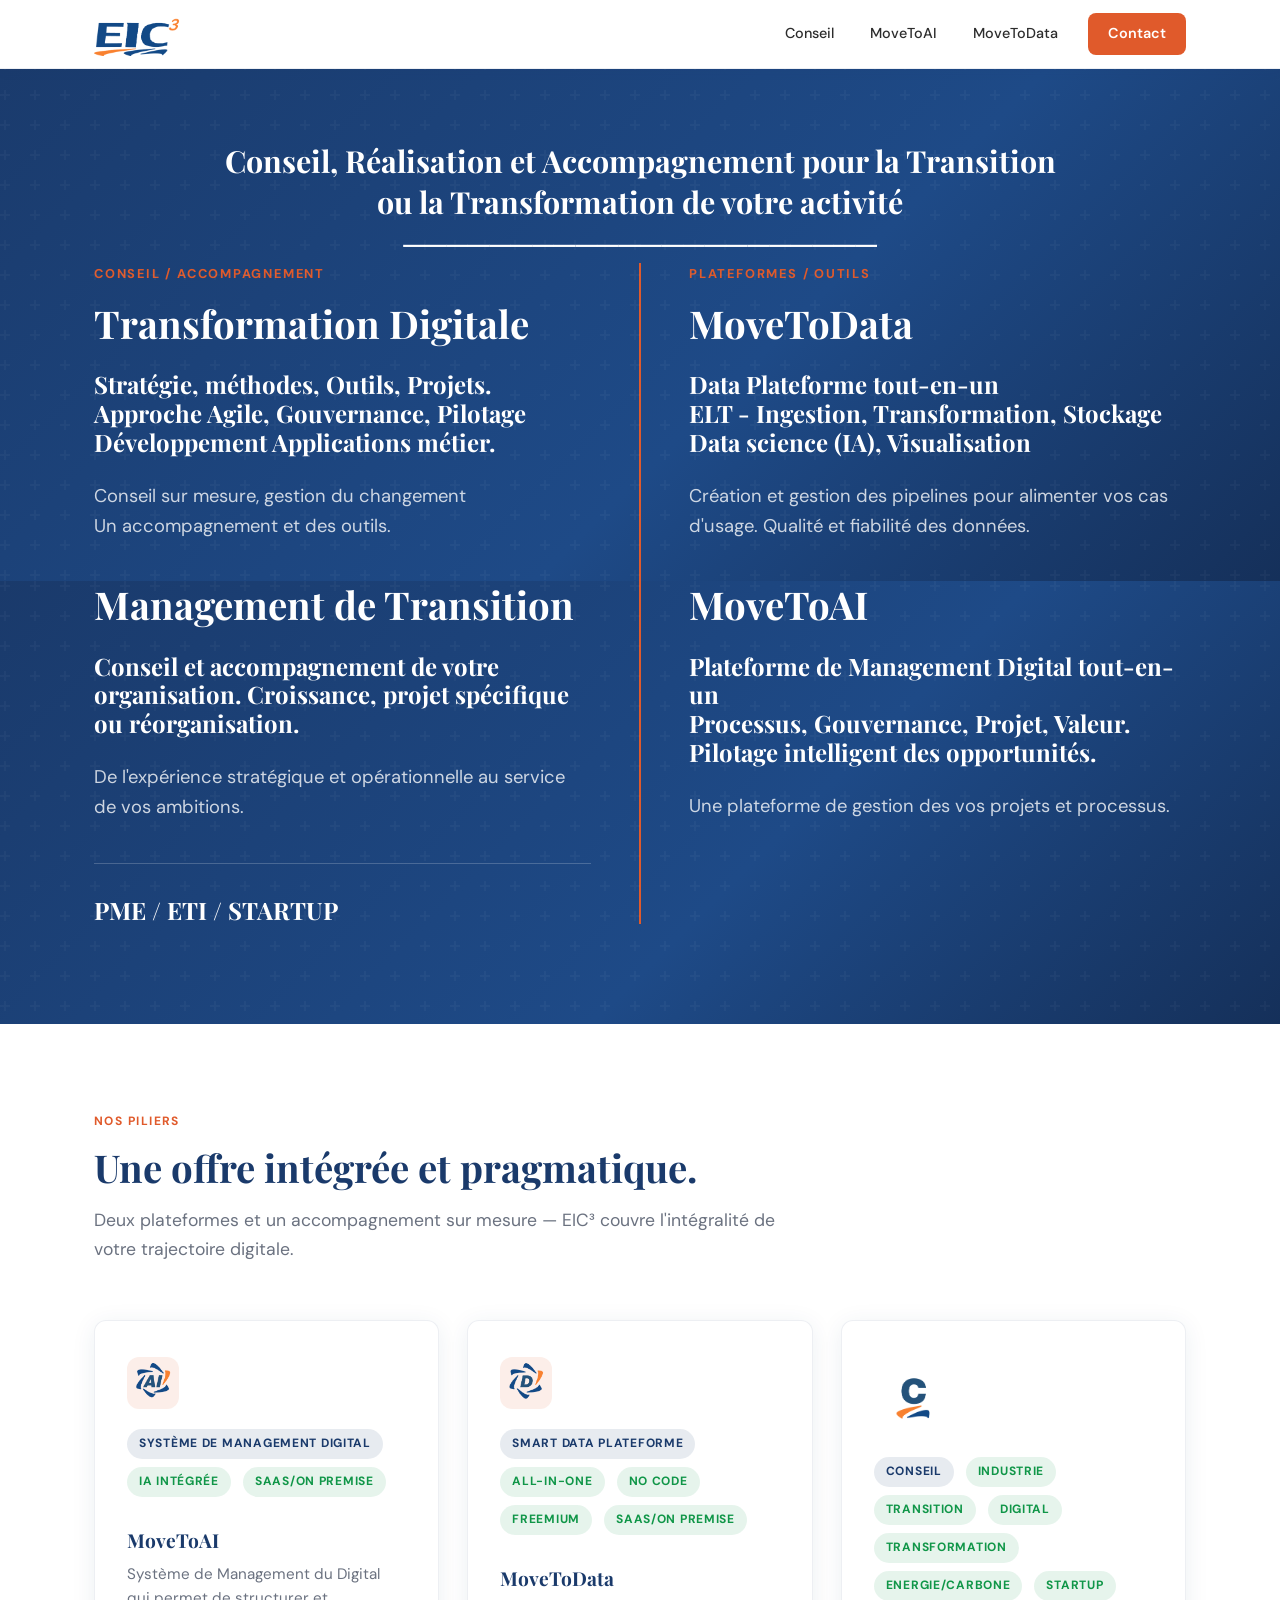
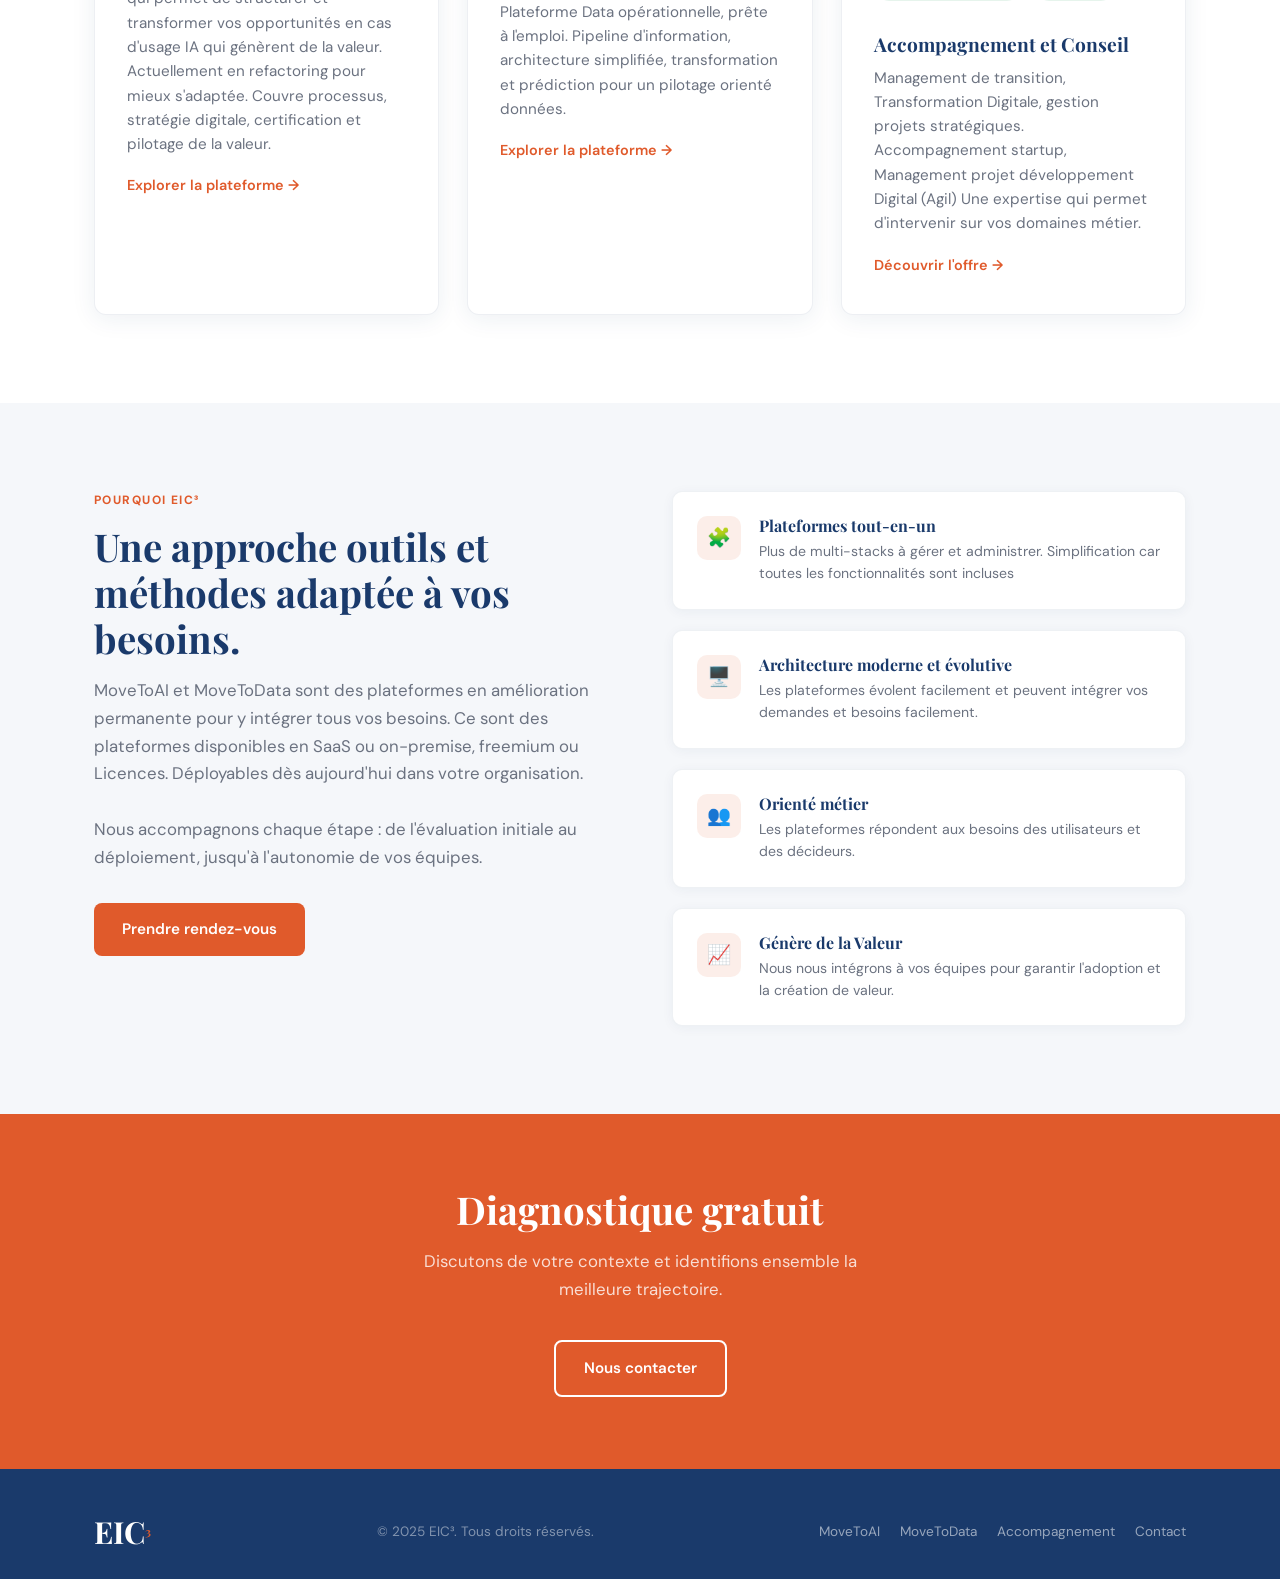
<file: index.html>
<!DOCTYPE html>
<html lang="fr">
<head>
  <meta charset="UTF-8" />
  <meta name="viewport" content="width=device-width, initial-scale=1.0" />
  <title>EIC³ — Conseil et outils en transformation digitale et Management de Transition</title>
  <meta name="description" content="EIC³ accompagne les entreprises dans leur transformation digitale grâce à ses plateformes métier MoveToAI et data MoveToData." />
  <link rel="preconnect" href="https://fonts.googleapis.com" />
  <link rel="preconnect" href="https://fonts.gstatic.com" crossorigin />
  <link href="https://fonts.googleapis.com/css2?family=Playfair+Display:wght@600;700&family=DM+Sans:wght@400;500;600;700&display=swap" rel="stylesheet" />
  <link rel="icon" type="image/png" href="assets/favicon.png" />
  <link rel="stylesheet" href="style.css" />
</head>
<body>

  <!-- ═══════════════════════════════════════════════════
       GRILLE DE LA PAGE  — règle de nommage dev mode :
         page . numéro-de-g-row (ordre DOM) . numéro-de-g-col
         colonne = 0 si seule sur la ligne, sinon 1, 2, 3…
       Ajouter un g-row ou un g-col renumérote automatiquement
       tous les suivants au prochain Ctrl+Shift+D.

       --g-align sur un .g-row (lignes multi-colonnes) contrôle
       l'alignement vertical des colonnes entre elles :
         center   = colonnes centrées
         start    = colonnes alignées en haut
         stretch  = colonnes étirées à hauteur égale (défaut)
  ══════════════════════════════════════════════════════ -->

  <!-- ── LIGNE 1 : Header (1 col) ───────────────────── -->
  <div class="g-row">
    <header class="header g-col" style="--g-w: 100">
      <div class="container header__inner">
          <a href="index.html" class="logo-wrap" aria-label="EIC³ accueil">
            <div class="logo">
              <img src="assets/logoeic3.png" alt="EIC³" class="logo__img" />
            </div>
          </a>
          <button class="hamburger" aria-label="Menu" aria-expanded="false">
            <span></span><span></span><span></span>
          </button>
          <nav class="nav" aria-label="Navigation principale">
            <a href="accompagnement.html" class="nav__link" data-page="accompagnement.html">Conseil</a>
            <a href="movetoai.html" class="nav__link" data-page="movetoai.html">MoveToAI</a>
            <a href="movetodata.html" class="nav__link" data-page="movetodata.html">MoveToData</a>
            <a href="contact.html" class="nav__link nav__cta" data-page="contact.html">Contact</a>
          </nav>
        </div>
    </header>
  </div>

  <!-- ── LIGNE 2 : Hero pretitre (1 col) ───────────────── -->
  <!-- g-row/g-col placés à l'intérieur du hero afin que le bloc
       commence après le padding-top:140px, bien en dessous du header fixe -->
  <section class="hero" style="padding-bottom: 0">
    <div class="g-row">
      <div class="g-col container" style="--g-w: 100">
        <h1 class="hero__pretitle">Conseil, Réalisation et Accompagnement pour la Transition <br>
          ou la Transformation de votre activité<br>
          ──────────────────────  </h1>
      </div>
    </div>

    <!-- ── LIGNE 3 : Hero (2 cols) ────────────────────── -->
    <div class="g-row g-row--flex" style="--g-align: stretch">
      <!-- index.3.1 — Texte principal hero  [--g-w = proportion en %, ex: 55 = 55%] -->
      <div class="g-col" style="--g-w: 50">
        <p class="hero__label">Conseil / Accompagnement</p>
        <h2 class="hero__title">
          Transformation Digitale<br>
        <h3 class="hero__title">
          Stratégie, méthodes, Outils, Projets.<br>
          Approche Agile, Gouvernance, Pilotage <br>
          Développement Applications métier.
        </h2>
        <p class="hero__lead">
          Conseil sur mesure, gestion du changement<br>
          Un accompagnement et des outils.
        </p>
      </div>
      <!-- index.3.2 — Colonne droite hero  [--g-w = proportion en %, ex: 45 = 45%] -->
      <div class="g-col" style="--g-w: 50; border-left: 2px solid var(--color-orange); padding-left: 48px;">
        <p class="hero__label">Plateformes / Outils</p>
        <h2 class="hero__title">
          MoveToData<br>
        <h3 class="hero__title">
          Data Plateforme tout-en-un<br>
          ELT - Ingestion, Transformation, Stockage<br>
          Data science (IA), Visualisation <br>
        </h2>
        <p class="hero__lead">
          Création et gestion des pipelines pour alimenter vos cas d'usage. Qualité et fiabilité des données.
        </p>
      </div>
    </div>
    <!-- div class="hero__scroll" aria-hidden="true"></div -->
  </section>

  <!-- ── LIGNE 4 : Hero suite (2 cols) ─────────────────── -->
  <section class="hero" style="padding-top: 0">
    <div class="g-row g-row--flex" style="--g-align: stretch">
      <div class="g-col" style="--g-w: 50">
        <h2 class="hero__title">
          Management de Transition<br>
        <h3 class="hero__title">
          Conseil et accompagnement de votre organisation. 
          Croissance, projet spécifique ou réorganisation.
        </h2>
        <p class="hero__lead">
          De l'expérience stratégique et opérationnelle au service de vos ambitions.<br>
        </p>
        <div style="margin-top: 32px; padding-top: 32px; border-top: 1px solid rgba(255,255,255,0.2);">
          <h3 style="color: #ffffff; font-family: var(--font-heading);">PME / ETI / STARTUP</h3>
        </div>
      </div>
      <div class="g-col" style="--g-w: 50; border-left: 2px solid var(--color-orange); padding-left: 48px;">
        <h2 class="hero__title">
          MoveToAI<br>
        <h3 class="hero__title">
          Plateforme de Management Digital tout-en-un<br>
          Processus, Gouvernance, Projet, Valeur.<br>
          Pilotage intelligent des opportunités.
        </h2>
        <p class="hero__lead">
          Une plateforme de gestion des vos projets et processus.
        </p>
      </div>
    </div>
  </section>

  <!-- ── Section Nos Piliers (fond blanc) ───────────── -->
  <section class="section">
    <div class="container">

      <!-- LIGNE 5 : Intro piliers (1 col) -->
      <div class="g-row">
        <div class="g-col" style="--g-w: 100">
          <p class="section-label">Nos piliers</p>
          <h2 class="section-title">Une offre intégrée et pragmatique.</h2>
          <p class="section-lead">
            Deux plateformes et un accompagnement sur mesure —
            EIC³ couvre l'intégralité de votre trajectoire digitale.
          </p>
        </div>
      </div>

      <!-- LIGNE 6 : Cards piliers (3 cols) -->
      <div class="cards cards--3 g-row" style="--g-align: stretch">
        <div class="card g-col" style="--g-w: 33">
          <div class="card__icon card__icon--orange"><img src="assets/logoMoveToAI.png" alt="MoveToAI" style="width:40px; height:40px; object-fit:contain;" /></div>
          <div class="badges">
            <span class="badge badge--navy">Système de Management Digital</span>
            <span class="badge badge--green">IA intégrée</span>
            <span class="badge badge--green">SaaS/On Premise</span>
          </div>
          <h3 class="card__title">MoveToAI</h3>
          <p class="card__text">
            Système de Management du Digital qui permet de structurer et transformer vos opportunités en cas d'usage IA qui génèrent de la valeur.
            Actuellement en refactoring pour mieux s'adaptée.
            Couvre processus, stratégie digitale, certification et pilotage
            de la valeur.
          </p>
          <a href="movetoai.html" class="card__link">Explorer la plateforme →</a>
        </div>
        <div class="card g-col" style="--g-w: 33">
          <div class="card__icon card__icon--orange"><img src="assets/logoMoveToData.png" alt="MoveToData" style="width:40px; height:40px; object-fit:contain;" /></div>
          <div class="badges">
            <span class="badge badge--navy">Smart Data Plateforme</span>
            <span class="badge badge--green">All-In-One</span>
            <span class="badge badge--green">No code</span>
            <span class="badge badge--green">Freemium</span>
            <span class="badge badge--green">SaaS/On Premise</span>
          </div>
          <h3 class="card__title">MoveToData</h3>
          <p class="card__text">
            Plateforme Data opérationnelle, prête à l'emploi.
            Pipeline d'information, architecture simplifiée, transformation
            et prédiction pour un pilotage orienté données.
          </p>
          <a href="movetodata.html" class="card__link">Explorer la plateforme →</a>
        </div>
        <div class="card g-col" style="--g-w: 33">
          <div style="margin-bottom:20px;"><img src="assets/logoConseil.png" alt="Conseil" style="width:80px; height:80px; object-fit:contain; display:block;" /></div>
          <div class="badges">
            <span class="badge badge--navy">Conseil</span>
            <span class="badge badge--green">Industrie</span>
            <span class="badge badge--green">Transition</span>
            <span class="badge badge--green">Digital</span>
             <span class="badge badge--green">Transformation</span>
            <span class="badge badge--green">Energie/Carbone</span>
            <span class="badge badge--green">Startup</span>
          </div>
          <h3 class="card__title">Accompagnement et Conseil</h3>
          <p class="card__text">
            Management de transition, Transformation Digitale, gestion projets stratégiques.
            Accompagnement startup, Management projet développement Digital (Agil)
            Une expertise qui permet d'intervenir sur vos domaines métier.
          </p>
          <a href="accompagnement.html" class="card__link">Découvrir l'offre →</a>
        </div>
      </div>

    </div>
  </section>

  <!-- ── Section Pourquoi EIC³ (fond clair) ─────────── -->
  <section class="section section--light">
    <div class="container">

      <!-- LIGNE 7 : Pourquoi (2 cols) -->
      <div class="two-col g-row" style="--g-align: start">
        <div class="g-col" style="--g-w: 50">
          <p class="section-label">Pourquoi EIC³</p>
          <h2 class="section-title">Une approche outils et méthodes adaptée à vos besoins.</h2>
          <p style="color:var(--color-muted); margin-bottom: 28px; font-size:1.05rem;">
            MoveToAI et MoveToData sont des plateformes en amélioration permanente pour y intégrer tous vos besoins.
            Ce sont des plateformes disponibles en SaaS ou on-premise, freemium ou Licences.
            Déployables dès aujourd'hui dans votre organisation.
          </p>
          <p style="color:var(--color-muted); margin-bottom: 32px; font-size:1.05rem;">
            Nous accompagnons chaque étape : de l'évaluation initiale
            au déploiement, jusqu'à l'autonomie de vos équipes.
          </p>
          <a href="contact.html" class="btn btn--primary">Prendre rendez-vous</a>
        </div>
        <div class="feature-list g-col" style="grid-template-columns:1fr; --g-w: 50">
          <div class="feature">
            <div class="feature__icon">🧩</div>
            <div class="feature__body">
              <h4>Plateformes tout-en-un</h4>
              <p>Plus de multi-stacks à gérer et administrer. Simplification car toutes les fonctionnalités sont incluses</p>
            </div>
          </div>
          <div class="feature">
            <div class="feature__icon">🖥️</div>
            <div class="feature__body">
              <h4>Architecture moderne et évolutive</h4>
              <p>Les plateformes évolent facilement et peuvent intégrer vos demandes et besoins facilement.</p>
            </div>
          </div>
          <div class="feature">
            <div class="feature__icon">👥</div>
            <div class="feature__body">
              <h4>Orienté métier</h4>
              <p>Les plateformes répondent aux besoins des utilisateurs et des décideurs.</p>
            </div>
          </div>
          <div class="feature">
            <div class="feature__icon">📈</div>
            <div class="feature__body">
              <h4>Génère de la Valeur</h4>
              <p>Nous nous intégrons à vos équipes pour garantir l'adoption et la création de valeur.</p>
            </div>
          </div>
        </div>
      </div>

    </div>
  </section>

  <!-- ── LIGNE 9 : CTA (1 col) ──────────────────────── -->
  <div class="g-row cta-band">
    <div class="container text-center">
      <div class="g-col" style="--g-w: 100">
        <h2 style="color:var(--color-white); margin-bottom:16px;">Diagnostique gratuit</h2>
        <p style="color:rgba(255,255,255,0.8); max-width:500px; margin: 0 auto 36px; font-size:1.05rem;">
          Discutons de votre contexte et identifions ensemble la meilleure trajectoire.
        </p>
        <a href="contact.html" class="btn btn--outline-white">Nous contacter</a>
      </div>
    </div>
  </div>

  <!-- ── LIGNE 10 : Footer (1 col) ──────────────────── -->
  <!-- g-col sur footer.footer directement : getEffectiveBg remonte
       jusqu'au background navy → encadrement blanc correct -->
  <div class="g-row">
    <footer class="footer g-col" style="--g-w: 100">
      <div class="container footer__inner">
        <div class="logo footer__logo">
          <span class="logo__eic">EIC</span><span class="logo__cube">³</span>
        </div>
        <p class="footer__copy">© 2025 EIC³. Tous droits réservés.</p>
        <div class="footer__links">
          <a href="movetoai.html">MoveToAI</a>
          <a href="movetodata.html">MoveToData</a>
          <a href="accompagnement.html">Accompagnement</a>
          <a href="contact.html">Contact</a>
        </div>
      </div>
    </footer>
  </div>

  <script src="assets/js/main.js"></script>

  <!-- DEV MODE — Ctrl+Shift+D -->
  <script>
  (function () {
    /* Blocs = tous les .g-col  |  Lignes = tous les .g-row (ordre DOM)
       Nommage : page . indexLigne . indexColonne
         indexLigne  = position du .g-row parent parmi tous les .g-row du document (1-based)
         indexColonne = 0 si seul dans le .g-row, sinon 1-based de gauche à droite
       Ajouter un .g-row ou .g-col dans le HTML renumérote automatiquement la suite. */

    var devMode  = false;
    var modified = [];

    /* --- Luminance du fond effectif (remonte le DOM si transparent) --- */
    function getEffectiveBg(el) {
      var node = el;
      while (node && node !== document.documentElement) {
        var bg = getComputedStyle(node).backgroundColor;
        if (bg && bg !== 'rgba(0, 0, 0, 0)' && bg !== 'transparent') return bg;
        node = node.parentElement;
      }
      return 'rgb(255,255,255)';
    }
    function luminance(bg) {
      var m = bg.match(/\d+/g);
      if (!m) return 1;
      var f = function(c) { c /= 255; return c <= 0.03928 ? c / 12.92 : Math.pow((c + 0.055) / 1.055, 2.4); };
      return 0.2126 * f(+m[0]) + 0.7152 * f(+m[1]) + 0.0722 * f(+m[2]);
    }

    /* --- Trouver le .g-row ancêtre le plus proche --- */
    function nearestGRow(el) {
      var node = el.parentElement;
      while (node) {
        if (node.classList && node.classList.contains('g-row')) return node;
        node = node.parentElement;
      }
      return null;
    }

    /* --- Enable --- */
    function enable() {
      var pageName = (location.pathname.split('/').pop() || 'index').replace(/\.html?$/i, '') || 'index';

      /* Index de chaque .g-row dans l'ordre DOM (1-based) */
      var rowIndex = new Map();
      document.querySelectorAll('.g-row').forEach(function (row, i) {
        rowIndex.set(row, i + 1);
      });

      /* Collecter tous les .g-col avec leur position absolue */
      var cols = Array.from(document.querySelectorAll('.g-col')).map(function (el) {
        var rect   = el.getBoundingClientRect();
        var fixed  = getComputedStyle(el).position === 'fixed';
        return {
          el:      el,
          absTop:  Math.round(rect.top  + (fixed ? 0 : window.pageYOffset)),
          absLeft: Math.round(rect.left + (fixed ? 0 : window.pageXOffset)),
          rowEl:   nearestGRow(el)
        };
      });

      /* Grouper les cols par .g-row */
      var byRow = new Map();
      cols.forEach(function (col) {
        var key = col.rowEl;
        if (!byRow.has(key)) byRow.set(key, []);
        byRow.get(key).push(col);
      });

      /* Attribuer les noms */
      byRow.forEach(function (group, rowEl) {
        var ri = rowEl ? (rowIndex.get(rowEl) || 0) : 0;
        group.sort(function (a, b) { return a.absLeft - b.absLeft || a.absTop - b.absTop; });
        var single = group.length === 1;
        group.forEach(function (col, ci) {
          col.devName = pageName + '.' + ri + '.' + (single ? '0' : ci + 1);
        });
      });

      /* Rendre chaque bloc */
      cols.forEach(function (col) {
        var el    = col.el;
        var color = luminance(getEffectiveBg(el)) > 0.35 ? '#000000' : '#ffffff';

        var oldPos = getComputedStyle(el).position;
        if (oldPos === 'static') el.style.position = 'relative';
        el.style.outline       = '2px solid ' + color;
        el.style.outlineOffset = '-1px';

        function mkLabel(text, extra) {
          var d = document.createElement('div');
          d.className = '__dev-overlay';
          d.textContent = text;
          d.style.cssText =
            'position:absolute;z-index:99999;font:bold 10px/1.3 monospace;' +
            'color:' + color + ';pointer-events:none;white-space:nowrap;background:transparent;' + extra;
          el.appendChild(d);
        }

        mkLabel('x:' + col.absLeft + '  y:' + col.absTop, 'top:2px;left:4px;');
        mkLabel(col.devName, 'top:16px;left:50%;transform:translateX(-50%);');

        modified.push({ el: el, oldPos: oldPos });
      });

      /* Badge indicateur */
      var ind = document.createElement('div');
      ind.id = '__dev-badge';
      ind.textContent = '⚙ DEV MODE  —  Ctrl+Shift+D pour quitter';
      ind.style.cssText =
        'position:fixed;bottom:14px;right:14px;z-index:999999;' +
        'background:#111;color:#fff;font:12px/1 monospace;' +
        'padding:7px 14px;border-radius:5px;pointer-events:none;' +
        'box-shadow:0 2px 8px rgba(0,0,0,.4);';
      document.body.appendChild(ind);
      devMode = true;
    }

    /* --- Disable --- */
    function disable() {
      document.querySelectorAll('.__dev-overlay').forEach(function (d) { d.remove(); });
      var badge = document.getElementById('__dev-badge');
      if (badge) badge.remove();
      modified.forEach(function (item) {
        item.el.style.outline       = '';
        item.el.style.outlineOffset = '';
        if (item.oldPos === 'static') item.el.style.position = '';
      });
      modified = [];
      devMode = false;
    }

    /* --- Raccourci Ctrl+Shift+D --- */
    document.addEventListener('keydown', function (e) {
      if (e.ctrlKey && e.shiftKey && (e.key === 'D' || e.key === 'd')) {
        e.preventDefault();
        devMode ? disable() : enable();
      }
    });
  })();
  </script>
</body>
</html>
</file>
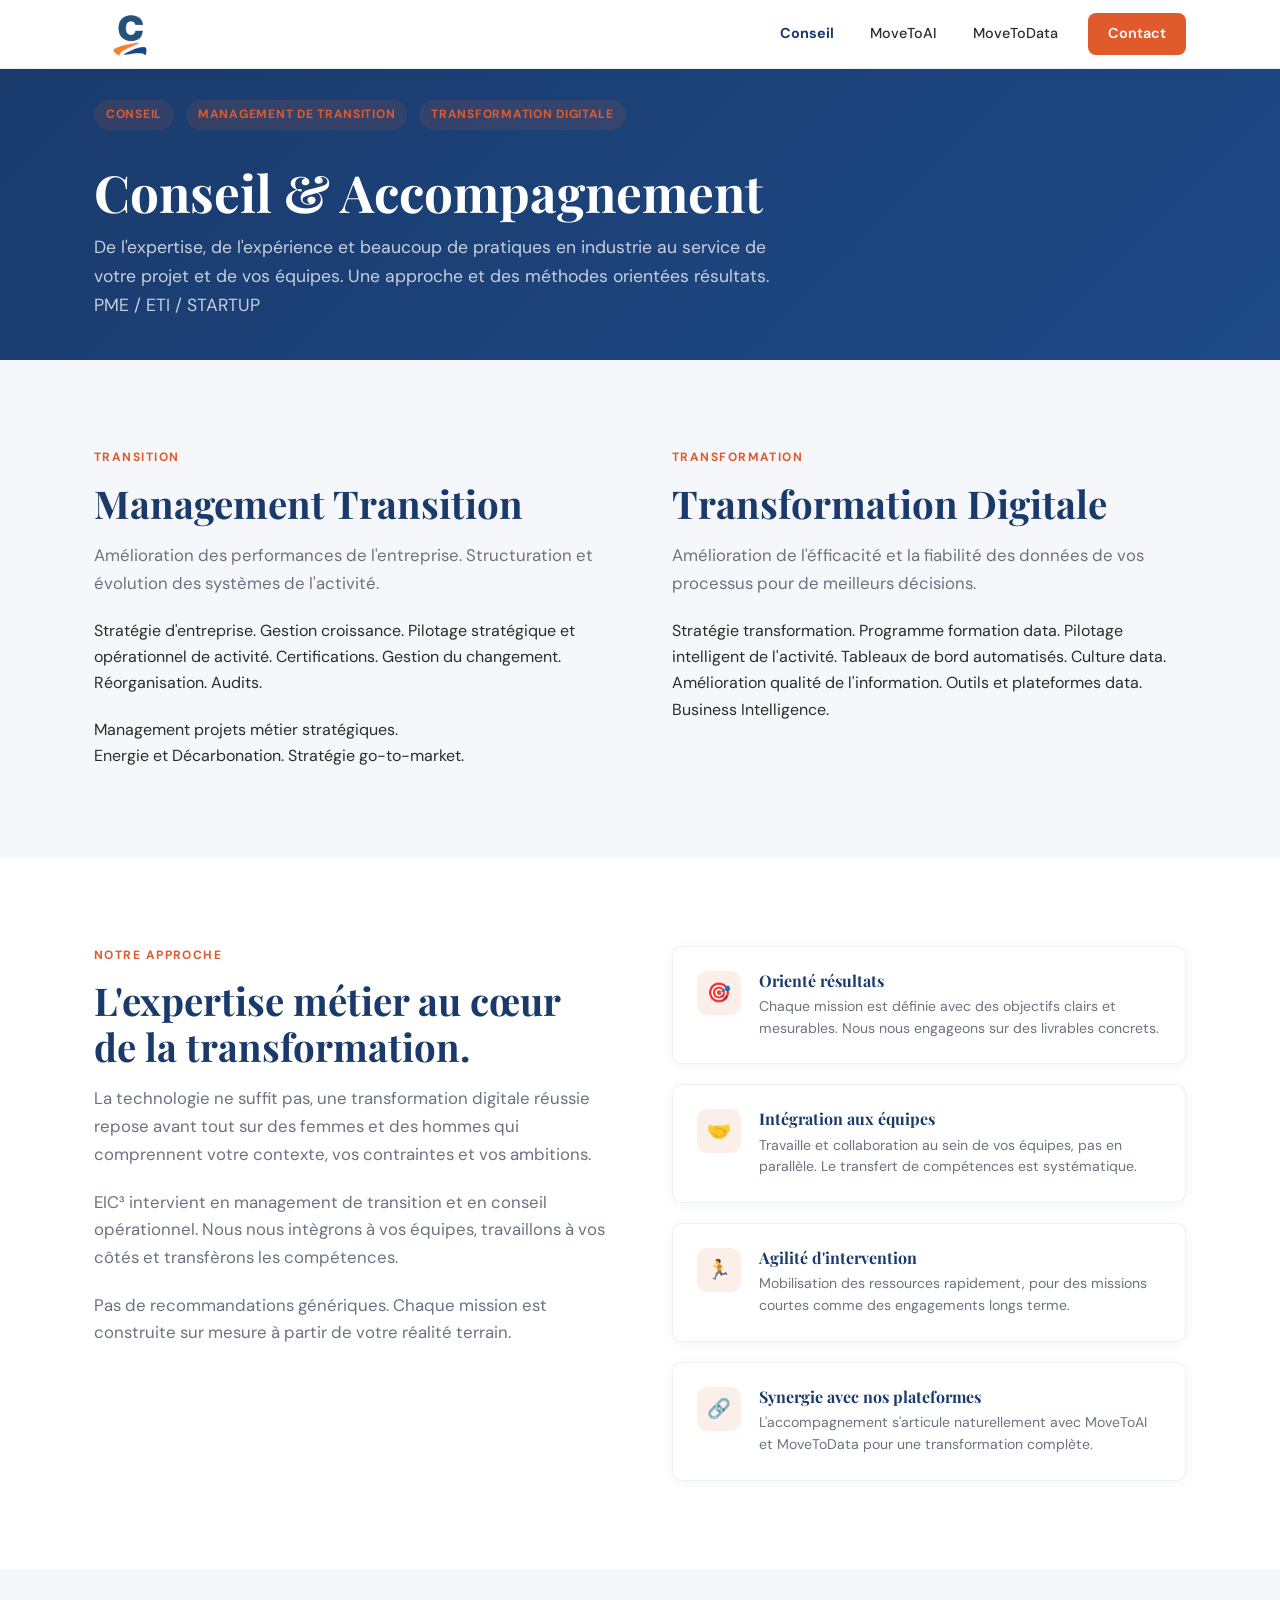
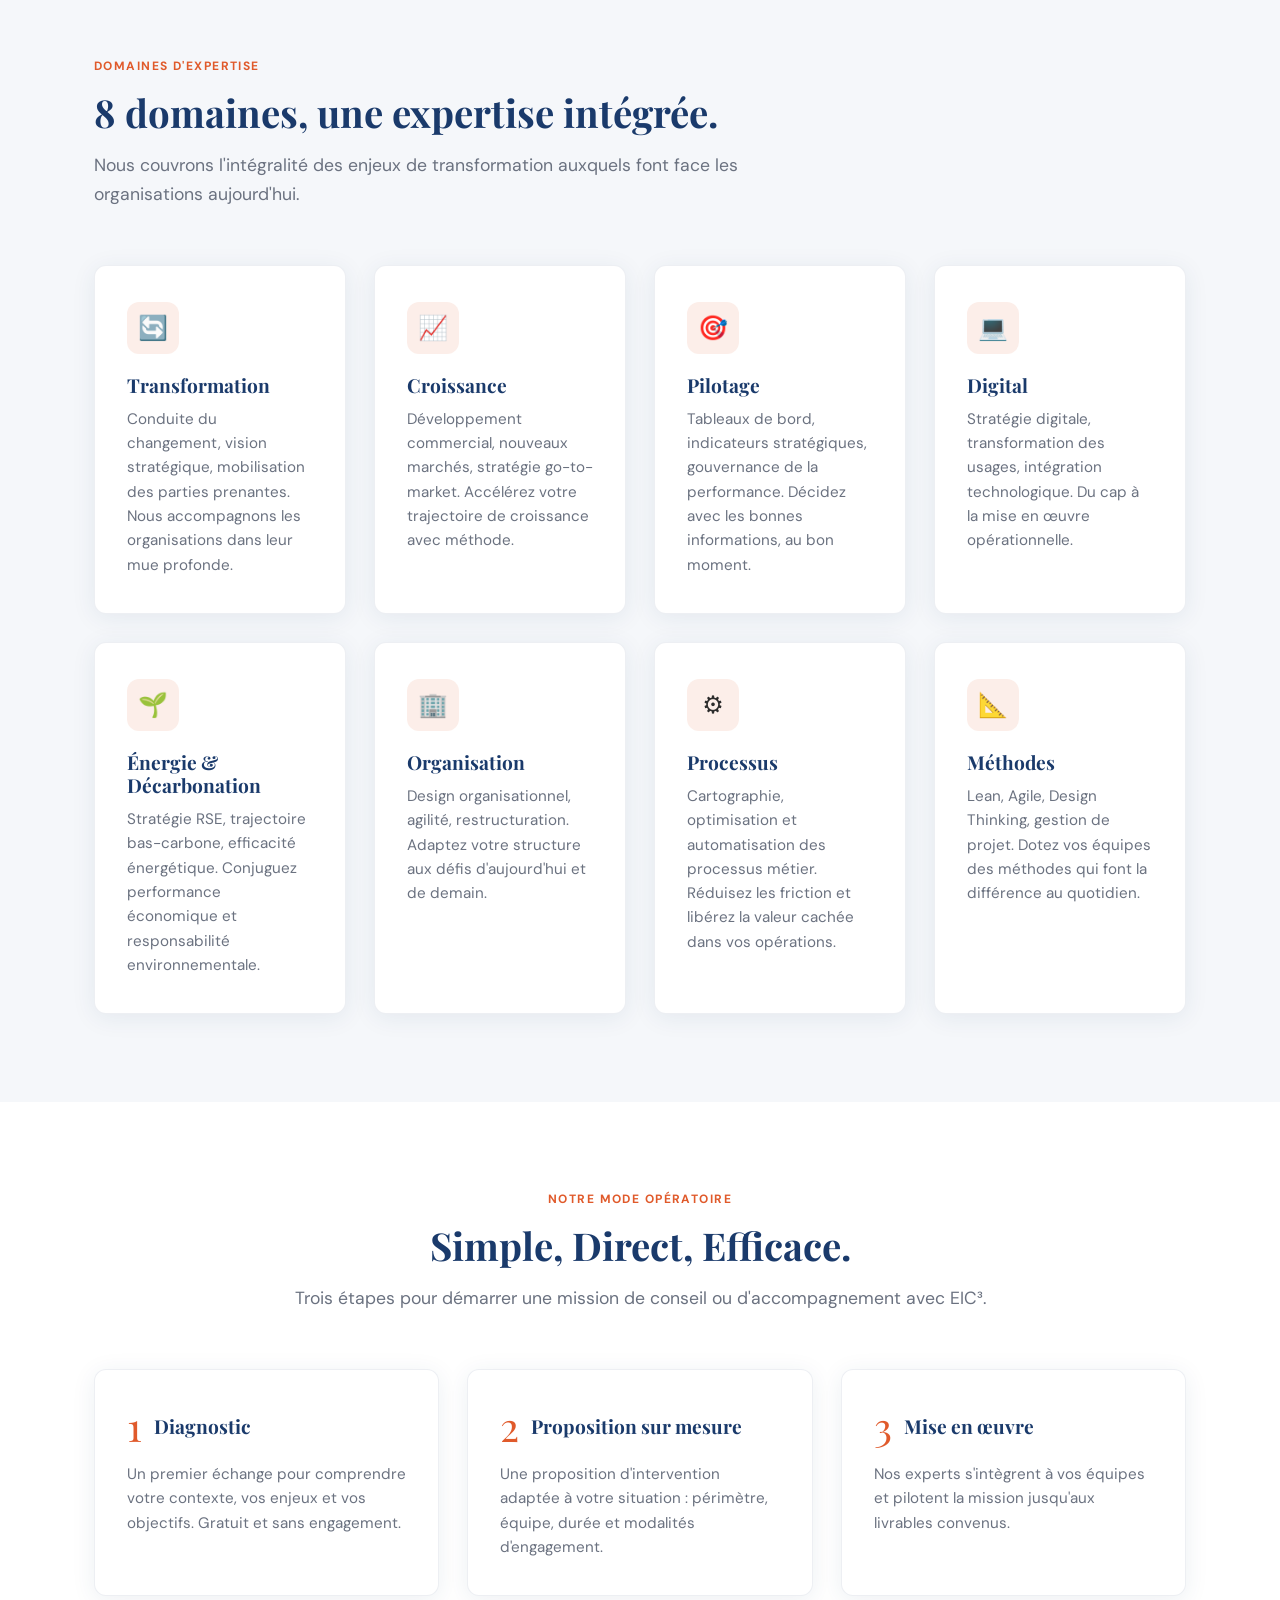
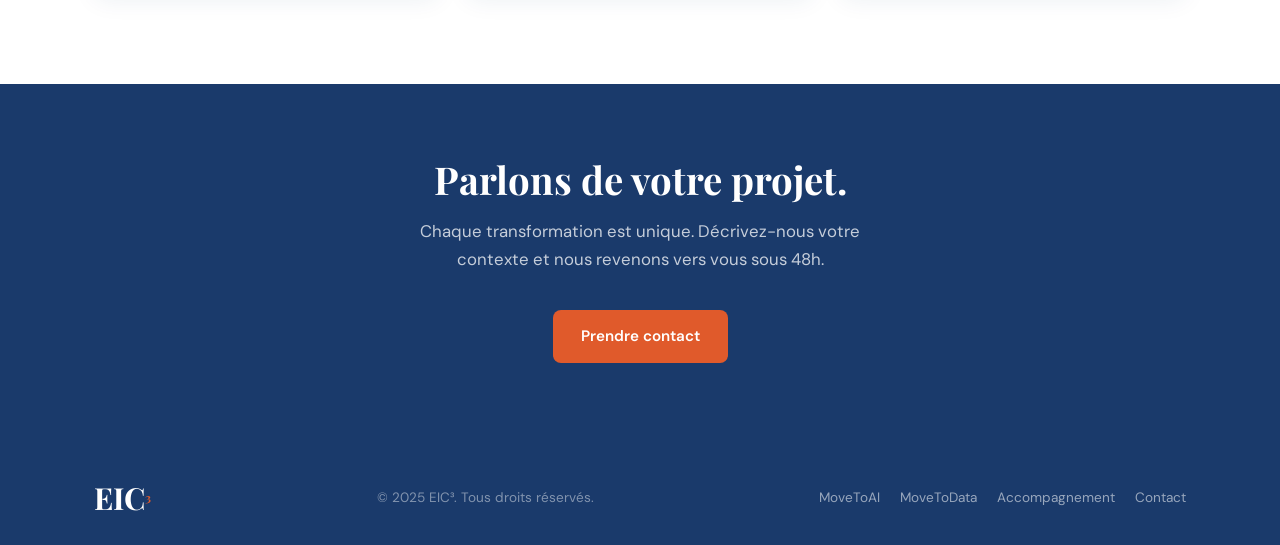
<file: accompagnement.html>
<!DOCTYPE html>
<html lang="fr">
<head>
  <meta charset="UTF-8" />
  <meta name="viewport" content="width=device-width, initial-scale=1.0" />
  <title>Accompagnement — Conseil & management de transition | EIC³</title>
  <meta name="description" content="EIC³ accompagne les dirigeants et leurs équipes dans la transformation digitale : conseil sur mesure, management de transition, 8 domaines d'expertise." />
  <link rel="preconnect" href="https://fonts.googleapis.com" />
  <link rel="preconnect" href="https://fonts.gstatic.com" crossorigin />
  <link href="https://fonts.googleapis.com/css2?family=Playfair+Display:wght@600;700&family=DM+Sans:wght@400;500;600;700&display=swap" rel="stylesheet" />
  <link rel="icon" type="image/png" href="assets/favicon.png" />
  <link rel="stylesheet" href="style.css" />
</head>
<body>

  <!-- ── LIGNE 1 : Header (position: fixed) ────────────── -->
  <!-- g-col posé sur header.header directement (même règle que index.html) -->
  <div class="g-row">
    <header class="header g-col" style="--g-w: 100">
      <div class="container header__inner">
        <a href="index.html" class="logo-wrap" aria-label="EIC³ accueil">
          <div class="logo">
            <img src="assets/logoConseil.png" alt="EIC³" class="logo__img" style="height:80px; width:auto;" />
          </div>
        </a>
        <button class="hamburger" aria-label="Menu">
          <span></span><span></span><span></span>
        </button>
        <nav class="nav" aria-label="Navigation principale">
          <a href="accompagnement.html" class="nav__link" data-page="accompagnement.html">Conseil</a>
          <a href="movetoai.html" class="nav__link" data-page="movetoai.html">MoveToAI</a>
          <a href="movetodata.html" class="nav__link" data-page="movetodata.html">MoveToData</a>
          <a href="contact.html" class="nav__link nav__cta" data-page="contact.html">Contact</a>
        </nav>
      </div>
    </header>
  </div>

  <!-- ── LIGNE 2 : Page Hero (1 col) ──────────────────── -->
  <section class="page-hero g-row">
    <div class="container g-col" style="--g-w: 100">
      <div class="badges">
        <span class="badge badge--orange">Conseil</span>
        <span class="badge badge--orange">Management de transition</span>
        <span class="badge badge--orange">Transformation Digitale</span>
      </div>
      <h1 class="page-hero__title">Conseil & Accompagnement</h1>
      <p class="page-hero__lead">
        De l'expertise, de l'expérience et beaucoup de pratiques en industrie
        au service de votre projet et de vos équipes.
        Une approche et des méthodes orientées résultats.
      </p>
      <p class="page-hero__lead">
        PME / ETI / STARTUP
      </p>
    </div>
  </section>

  <!-- ── LIGNE 3 : 2 colonnes ─────────────────────────── -->
  <section class="section section--light">
    <div class="container">
      <div class="two-col g-row" style="--g-align: start">
        <div class="g-col" style="--g-w: 50">
          <p class="section-label">Transition</p>
          <h2 class="section-title">Management Transition</h2>
          <p style="color:var(--color-muted); font-size:1.05rem; margin-bottom:20px;">
            Amélioration des performances de l'entreprise. 
            Structuration et évolution des systèmes de l'activité.</p>
            Stratégie d'entreprise.
            Gestion croissance. Pilotage stratégique et opérationnel de activité.
            Certifications. Gestion du changement.
            Réorganisation. Audits.
            </p>
            <p style="color:var(--color-muted); font-size:1.05rem; margin-bottom:20px;"></p>
            Management projets métier stratégiques.</p>
            Energie et Décarbonation. Stratégie go-to-market.
            </p>
        </div>
        <div class="g-col" style="--g-w: 50">
          <p class="section-label">Transformation</p>
          <h2 class="section-title">Transformation Digitale</h2>
          <p style="color:var(--color-muted); font-size:1.05rem; margin-bottom:20px;">
            Amélioration de l'éfficacité et la fiabilité des données 
            de vos processus pour de meilleurs décisions.</p>
            Stratégie transformation. Programme formation data. Pilotage intelligent de l'activité.
            Tableaux de bord automatisés.
            Culture data. Amélioration qualité de l'information.
            Outils et plateformes data.
            Business Intelligence.
          </p>

        </div>
      </div>
    </div>
  </section>

  <!-- ── LIGNE 4 : Pitch — 2 colonnes ──────────────────── -->
  <section class="section">
    <div class="container">
      <div class="two-col g-row" style="--g-align: start">
        <div class="g-col" style="--g-w: 50">
          <p class="section-label">Notre approche</p>
          <h2 class="section-title">L'expertise métier au cœur de la transformation.</h2>
          <p style="color:var(--color-muted); font-size:1.05rem; margin-bottom:20px;">
            La technologie ne suffit pas, une transformation digitale réussie repose
            avant tout sur des femmes et des hommes qui comprennent votre contexte,
            vos contraintes et vos ambitions.
          </p>
          <p style="color:var(--color-muted); font-size:1.05rem; margin-bottom:20px;">
            EIC³ intervient en management de transition
            et en conseil opérationnel. Nous nous intègrons à vos équipes,
            travaillons à vos côtés et transfèrons les compétences.
          </p>
          <p style="color:var(--color-muted); font-size:1.05rem;">
            Pas de recommandations génériques. Chaque mission est construite
            sur mesure à partir de votre réalité terrain.
          </p>
        </div>
        <div class="feature-list g-col" style="grid-template-columns:1fr; --g-w: 50">
          <div class="feature">
            <div class="feature__icon">🎯</div>
            <div class="feature__body">
              <h4>Orienté résultats</h4>
              <p>Chaque mission est définie avec des objectifs clairs et mesurables. 
                Nous nous engageons sur des livrables concrets.</p>
            </div>
          </div>
          <div class="feature">
            <div class="feature__icon">🤝</div>
            <div class="feature__body">
              <h4>Intégration aux équipes</h4>
              <p>Travaille et collaboration au sein de vos équipes, pas en parallèle. 
                Le transfert de compétences est systématique.</p>
            </div>
          </div>
          <div class="feature">
            <div class="feature__icon">🏃</div>
            <div class="feature__body">
              <h4>Agilité d'intervention</h4>
              <p>Mobilisation des ressources rapidement, 
                pour des missions courtes comme des engagements longs terme.</p>
            </div>
          </div>
          <div class="feature">
            <div class="feature__icon">🔗</div>
            <div class="feature__body">
              <h4>Synergie avec nos plateformes</h4>
              <p>L'accompagnement s'articule naturellement avec MoveToAI et MoveToData 
                pour une transformation complète.</p>
            </div>
          </div>
        </div>
      </div>
    </div>
  </section>

  <!-- ── LIGNE 5 : Intro domaines d'expertise (1 col) ──── -->
  <section class="section section--light">
    <div class="container">
      <div class="g-row">
        <div class="g-col" style="--g-w: 100">
          <p class="section-label">Domaines d'expertise</p>
          <h2 class="section-title">8 domaines, une expertise intégrée.</h2>
          <p class="section-lead">
            Nous couvrons l'intégralité des enjeux de transformation
            auxquels font face les organisations aujourd'hui.
          </p>
        </div>
      </div>

      <!-- ── LIGNE 6 : 8 cartes domaines (4 cols × 2 rangées) ── -->
      <div class="cards cards--4 g-row" style="--g-align: stretch">

        <div class="card g-col" style="--g-w: 25">
          <div class="card__icon card__icon--orange">🔄</div>
          <h3 class="card__title">Transformation</h3>
          <p class="card__text">
            Conduite du changement, vision stratégique, mobilisation des parties prenantes.
            Nous accompagnons les organisations dans leur mue profonde.
          </p>
        </div>

        <div class="card g-col" style="--g-w: 25">
          <div class="card__icon card__icon--orange">📈</div>
          <h3 class="card__title">Croissance</h3>
          <p class="card__text">
            Développement commercial, nouveaux marchés, stratégie go-to-market.
            Accélérez votre trajectoire de croissance avec méthode.
          </p>
        </div>

        <div class="card g-col" style="--g-w: 25">
          <div class="card__icon card__icon--orange">🎯</div>
          <h3 class="card__title">Pilotage</h3>
          <p class="card__text">
            Tableaux de bord, indicateurs stratégiques, gouvernance de la performance.
            Décidez avec les bonnes informations, au bon moment.
          </p>
        </div>

        <div class="card g-col" style="--g-w: 25">
          <div class="card__icon card__icon--orange">💻</div>
          <h3 class="card__title">Digital</h3>
          <p class="card__text">
            Stratégie digitale, transformation des usages, intégration technologique.
            Du cap à la mise en œuvre opérationnelle.
          </p>
        </div>

        <div class="card g-col" style="--g-w: 25">
          <div class="card__icon card__icon--orange">🌱</div>
          <h3 class="card__title">Énergie & Décarbonation</h3>
          <p class="card__text">
            Stratégie RSE, trajectoire bas-carbone, efficacité énergétique.
            Conjuguez performance économique et responsabilité environnementale.
          </p>
        </div>

        <div class="card g-col" style="--g-w: 25">
          <div class="card__icon card__icon--orange">🏢</div>
          <h3 class="card__title">Organisation</h3>
          <p class="card__text">
            Design organisationnel, agilité, restructuration.
            Adaptez votre structure aux défis d'aujourd'hui et de demain.
          </p>
        </div>

        <div class="card g-col" style="--g-w: 25">
          <div class="card__icon card__icon--orange">⚙️</div>
          <h3 class="card__title">Processus</h3>
          <p class="card__text">
            Cartographie, optimisation et automatisation des processus métier.
            Réduisez les friction et libérez la valeur cachée dans vos opérations.
          </p>
        </div>

        <div class="card g-col" style="--g-w: 25">
          <div class="card__icon card__icon--orange">📐</div>
          <h3 class="card__title">Méthodes</h3>
          <p class="card__text">
            Lean, Agile, Design Thinking, gestion de projet.
            Dotez vos équipes des méthodes qui font la différence au quotidien.
          </p>
        </div>

      </div>
    </div>
  </section>

  <!-- ── LIGNE 7 : Intro mode opératoire (1 col) ───────── -->
  <section class="section">
    <div class="container text-center">
      <div class="g-row">
        <div class="g-col" style="--g-w: 100">
          <p class="section-label">Notre mode opératoire</p>
          <h2 class="section-title">Simple, Direct, Efficace.</h2>
          <p class="section-lead">
            Trois étapes pour démarrer une mission de conseil ou d'accompagnement avec EIC³.
          </p>
        </div>
      </div>

      <!-- ── LIGNE 8 : 3 étapes (3 cols) ──────────────── -->
      <div class="cards cards--3 g-row mt-32" style="--g-align: stretch">
        <div class="card g-col" style="--g-w: 33; text-align:left;">
          <div style="display:flex; align-items:center; gap:12px; margin-bottom:16px;">
            <div style="font-family:var(--font-heading); font-size:2.5rem; color:var(--color-orange); line-height:1;">1</div>
            <h3 class="card__title" style="margin:0;">Diagnostic</h3>
          </div>
          <p class="card__text">Un premier échange pour comprendre votre contexte,
            vos enjeux et vos objectifs. Gratuit et sans engagement.</p>
        </div>
        <div class="card g-col" style="--g-w: 33; text-align:left;">
          <div style="display:flex; align-items:center; gap:12px; margin-bottom:16px;">
            <div style="font-family:var(--font-heading); font-size:2.5rem; color:var(--color-orange); line-height:1;">2</div>
            <h3 class="card__title" style="margin:0;">Proposition sur mesure</h3>
          </div>
          <p class="card__text">Une proposition d'intervention adaptée à votre situation :
            périmètre, équipe, durée et modalités d'engagement.</p>
        </div>
        <div class="card g-col" style="--g-w: 33; text-align:left;">
          <div style="display:flex; align-items:center; gap:12px; margin-bottom:16px;">
            <div style="font-family:var(--font-heading); font-size:2.5rem; color:var(--color-orange); line-height:1;">3</div>
            <h3 class="card__title" style="margin:0;">Mise en œuvre</h3>
          </div>
          <p class="card__text">Nos experts s'intègrent à vos équipes et pilotent
            la mission jusqu'aux livrables convenus.</p>
        </div>
      </div>
    </div>
  </section>

  <!-- ── LIGNE 9 : CTA band (1 col, fond navy) ─────────── -->
  <div class="g-row" style="background:var(--color-navy); padding: 72px 0;">
    <div class="container text-center">
      <div class="g-col" style="--g-w: 100">
        <h2 style="color:var(--color-white); margin-bottom:16px;">Parlons de votre projet.</h2>
        <p style="color:rgba(255,255,255,0.75); max-width:500px; margin: 0 auto 36px; font-size:1.05rem;">
          Chaque transformation est unique. Décrivez-nous votre contexte
          et nous revenons vers vous sous 48h.
        </p>
        <a href="contact.html?pilier=accompagnement" class="btn btn--primary">Prendre contact</a>
      </div>
    </div>
  </div>

  <!-- ── LIGNE 10 : Footer (1 col) ──────────────────────── -->
  <!-- g-col sur footer.footer directement : getEffectiveBg remonte
       jusqu'au background navy → encadrement blanc correct -->
  <div class="g-row">
    <footer class="footer g-col" style="--g-w: 100">
      <div class="container footer__inner">
        <div class="logo footer__logo">
          <span class="logo__eic">EIC</span><span class="logo__cube">³</span>
        </div>
        <p class="footer__copy">© 2025 EIC³. Tous droits réservés.</p>
        <div class="footer__links">
          <a href="movetoai.html">MoveToAI</a>
          <a href="movetodata.html">MoveToData</a>
          <a href="accompagnement.html">Accompagnement</a>
          <a href="contact.html">Contact</a>
        </div>
      </div>
    </footer>
  </div>

  <script src="assets/js/main.js"></script>

  <!-- ── DEV MODE (Ctrl+Shift+D) ───────────────────────── -->
  <script>
  (function () {
    /* Blocs = tous les .g-col  |  Lignes = tous les .g-row (ordre DOM)
       Nommage : page . indexLigne . indexColonne
         indexLigne  = position du .g-row parent parmi tous les .g-row du document (1-based)
         indexColonne = 0 si seul dans le .g-row, sinon 1-based de gauche à droite
       Ajouter un .g-row ou .g-col dans le HTML renumérote automatiquement la suite. */

    var devMode  = false;
    var modified = [];

    /* --- Luminance du fond effectif (remonte le DOM si transparent) --- */
    function getEffectiveBg(el) {
      var node = el;
      while (node && node !== document.documentElement) {
        var bg = getComputedStyle(node).backgroundColor;
        if (bg && bg !== 'rgba(0, 0, 0, 0)' && bg !== 'transparent') return bg;
        node = node.parentElement;
      }
      return 'rgb(255,255,255)';
    }
    function luminance(bg) {
      var m = bg.match(/\d+/g);
      if (!m) return 1;
      var f = function(c) { c /= 255; return c <= 0.03928 ? c / 12.92 : Math.pow((c + 0.055) / 1.055, 2.4); };
      return 0.2126 * f(+m[0]) + 0.7152 * f(+m[1]) + 0.0722 * f(+m[2]);
    }

    /* --- Trouver le .g-row ancêtre le plus proche --- */
    function nearestGRow(el) {
      var node = el.parentElement;
      while (node) {
        if (node.classList && node.classList.contains('g-row')) return node;
        node = node.parentElement;
      }
      return null;
    }

    /* --- Enable --- */
    function enable() {
      var pageName = (location.pathname.split('/').pop() || 'accompagnement').replace(/\.html?$/i, '') || 'accompagnement';

      /* Index de chaque .g-row dans l'ordre DOM (1-based) */
      var rowIndex = new Map();
      document.querySelectorAll('.g-row').forEach(function (row, i) {
        rowIndex.set(row, i + 1);
      });

      /* Collecter tous les .g-col avec leur position absolue */
      var cols = Array.from(document.querySelectorAll('.g-col')).map(function (el) {
        var rect   = el.getBoundingClientRect();
        var fixed  = getComputedStyle(el).position === 'fixed';
        return {
          el:      el,
          absTop:  Math.round(rect.top  + (fixed ? 0 : window.pageYOffset)),
          absLeft: Math.round(rect.left + (fixed ? 0 : window.pageXOffset)),
          rowEl:   nearestGRow(el)
        };
      });

      /* Grouper les cols par .g-row */
      var byRow = new Map();
      cols.forEach(function (col) {
        var key = col.rowEl;
        if (!byRow.has(key)) byRow.set(key, []);
        byRow.get(key).push(col);
      });

      /* Attribuer les noms */
      byRow.forEach(function (group, rowEl) {
        var ri = rowEl ? (rowIndex.get(rowEl) || 0) : 0;
        group.sort(function (a, b) { return a.absLeft - b.absLeft || a.absTop - b.absTop; });
        var single = group.length === 1;
        group.forEach(function (col, ci) {
          col.devName = pageName + '.' + ri + '.' + (single ? '0' : ci + 1);
        });
      });

      /* Rendre chaque bloc */
      cols.forEach(function (col) {
        var el    = col.el;
        var color = luminance(getEffectiveBg(el)) > 0.35 ? '#000000' : '#ffffff';

        var oldPos = getComputedStyle(el).position;
        if (oldPos === 'static') el.style.position = 'relative';
        el.style.outline       = '2px solid ' + color;
        el.style.outlineOffset = '-1px';

        function mkLabel(text, extra) {
          var d = document.createElement('div');
          d.className = '__dev-overlay';
          d.textContent = text;
          d.style.cssText =
            'position:absolute;z-index:99999;font:bold 10px/1.3 monospace;' +
            'color:' + color + ';pointer-events:none;white-space:nowrap;background:transparent;' + extra;
          el.appendChild(d);
        }

        mkLabel('x:' + col.absLeft + '  y:' + col.absTop, 'top:2px;left:4px;');
        mkLabel(col.devName, 'top:16px;left:50%;transform:translateX(-50%);');

        modified.push({ el: el, oldPos: oldPos });
      });

      /* Badge indicateur */
      var ind = document.createElement('div');
      ind.id = '__dev-badge';
      ind.textContent = '⚙ DEV MODE  —  Ctrl+Shift+D pour quitter';
      ind.style.cssText =
        'position:fixed;bottom:14px;right:14px;z-index:999999;' +
        'background:#111;color:#fff;font:12px/1 monospace;' +
        'padding:7px 14px;border-radius:5px;pointer-events:none;' +
        'box-shadow:0 2px 8px rgba(0,0,0,.4);';
      document.body.appendChild(ind);
      devMode = true;
    }

    /* --- Disable --- */
    function disable() {
      document.querySelectorAll('.__dev-overlay').forEach(function (d) { d.remove(); });
      var badge = document.getElementById('__dev-badge');
      if (badge) badge.remove();
      modified.forEach(function (item) {
        item.el.style.outline       = '';
        item.el.style.outlineOffset = '';
        if (item.oldPos === 'static') item.el.style.position = '';
      });
      modified = [];
      devMode = false;
    }

    /* --- Raccourci Ctrl+Shift+D --- */
    document.addEventListener('keydown', function (e) {
      if (e.ctrlKey && e.shiftKey && (e.key === 'D' || e.key === 'd')) {
        e.preventDefault();
        devMode ? disable() : enable();
      }
    });
  })();
  </script>
</body>
</html>
</file>
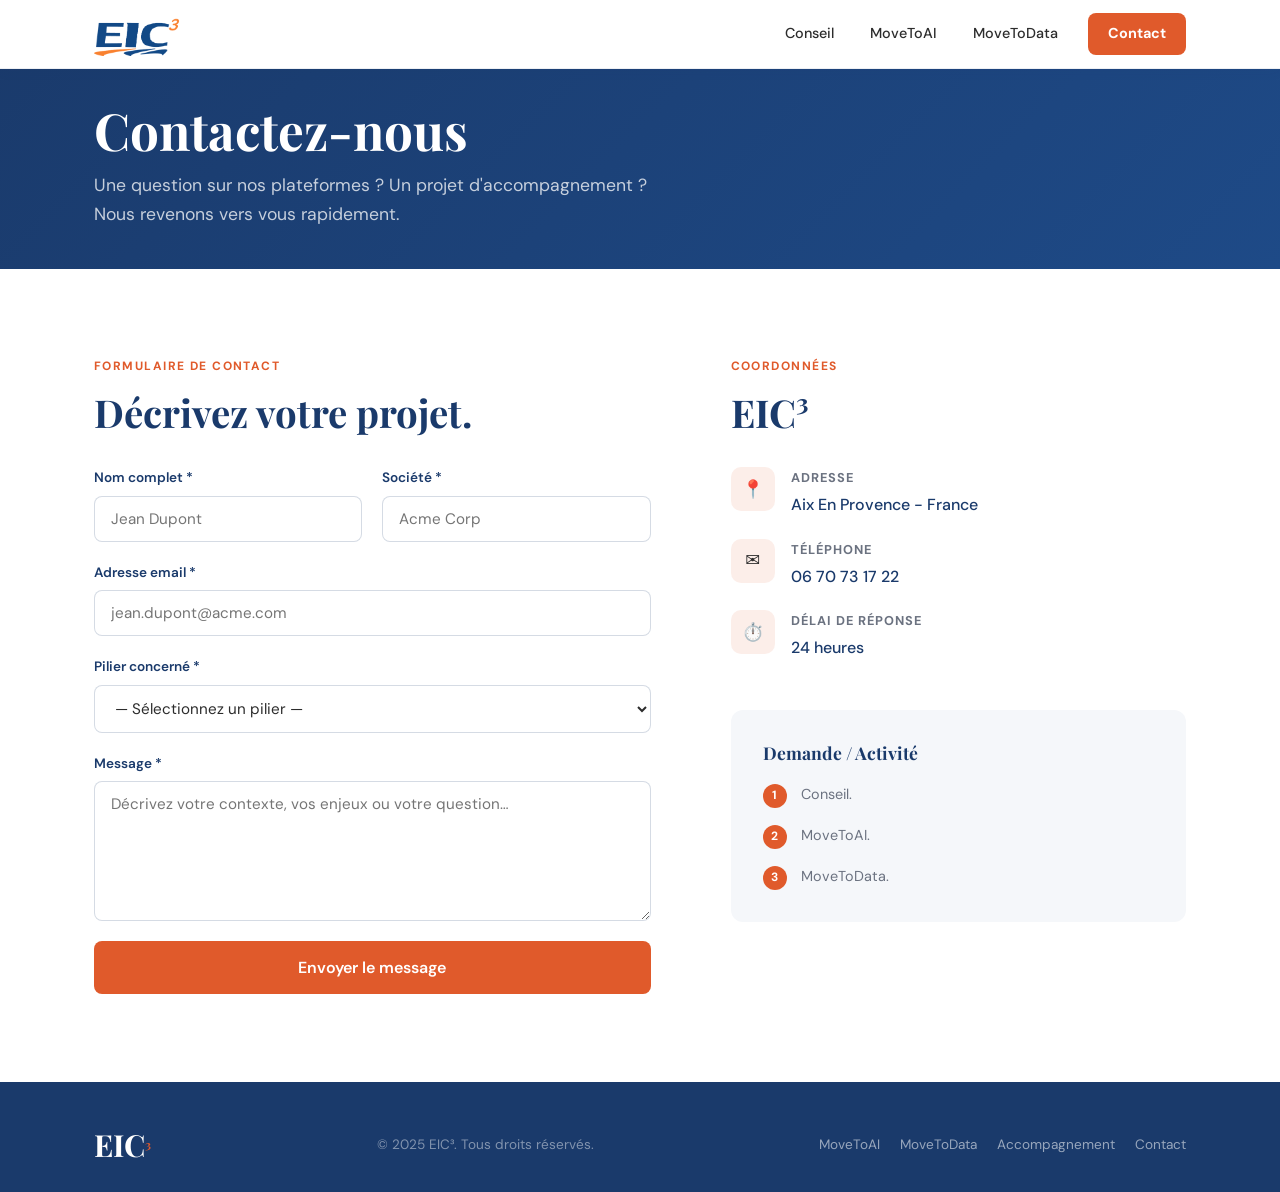
<file: contact.html>
<!DOCTYPE html>
<html lang="fr">
<head>
  <meta charset="UTF-8" />
  <meta name="viewport" content="width=device-width, initial-scale=1.0" />
  <title>Contact — EIC³</title>
  <meta name="description" content="Contactez EIC³ pour une démo de MoveToAI ou MoveToData, ou pour discuter d'un projet d'accompagnement." />
  <link rel="preconnect" href="https://fonts.googleapis.com" />
  <link rel="preconnect" href="https://fonts.gstatic.com" crossorigin />
  <link href="https://fonts.googleapis.com/css2?family=Playfair+Display:wght@600;700&family=DM+Sans:wght@400;500;600;700&display=swap" rel="stylesheet" />
  <link rel="icon" type="image/png" href="assets/favicon.png" />
  <link rel="stylesheet" href="style.css" />
</head>
<body>

  <!-- ── LIGNE 1 : Header (position: fixed) ────────────── -->
  <div class="g-row">
    <header class="header g-col" style="--g-w: 100">
      <div class="container header__inner">
        <a href="index.html" class="logo-wrap" aria-label="EIC³ accueil">
          <div class="logo">
            <img src="assets/logoeic3.png" alt="EIC³" class="logo__img" />
          </div>
        </a>
        <button class="hamburger" aria-label="Menu">
          <span></span><span></span><span></span>
        </button>
        <nav class="nav" aria-label="Navigation principale">
          <a href="accompagnement.html" class="nav__link" data-page="Conseil.html">Conseil</a>
          <a href="movetoai.html" class="nav__link" data-page="movetoai.html">MoveToAI</a>
          <a href="movetodata.html" class="nav__link" data-page="movetodata.html">MoveToData</a>
          <a href="contact.html" class="nav__link nav__cta" data-page="contact.html">Contact</a>
        </nav>
      </div>
    </header>
  </div>

  <!-- ── LIGNE 2 : Page Hero (1 col) ──────────────────── -->
  <section class="page-hero g-row">
    <div class="container g-col" style="--g-w: 100">
      <h1 class="page-hero__title">Contactez-nous</h1>
      <p class="page-hero__lead">
        Une question sur nos plateformes ? Un projet d'accompagnement ?</br>
        Nous revenons vers vous rapidement.
      </p>
    </div>
  </section>

  <!-- ── LIGNE 3 : Formulaire + coordonnées — 2 colonnes ─ -->
  <section class="section">
    <div class="container">
      <div class="two-col two-col--contact g-row" style="--g-align: start">

        <!-- Formulaire -->
        <div class="g-col" style="--g-w: 55">
          <p class="section-label">Formulaire de contact</p>
          <h2 class="section-title" style="margin-bottom:32px;">Décrivez votre projet.</h2>

          <form id="contact-form" novalidate>
            <div class="form-grid">

              <div class="form-group">
                <label for="name">Nom complet *</label>
                <input type="text" id="name" name="name" placeholder="Jean Dupont" autocomplete="name" />
                <span class="field-error" id="name-error"></span>
              </div>

              <div class="form-group">
                <label for="company">Société *</label>
                <input type="text" id="company" name="company" placeholder="Acme Corp" autocomplete="organization" />
                <span class="field-error" id="company-error"></span>
              </div>

              <div class="form-group form-group--full">
                <label for="email">Adresse email *</label>
                <input type="email" id="email" name="email" placeholder="jean.dupont@acme.com" autocomplete="email" />
                <span class="field-error" id="email-error"></span>
              </div>

              <div class="form-group form-group--full">
                <label for="pilier">Pilier concerné *</label>
                <select id="pilier" name="pilier">
                  <option value="">— Sélectionnez un pilier —</option>
                  <option value="movetoai">MoveToAI — Plateforme IA</option>
                  <option value="movetodata">MoveToData — Plateforme Data</option>
                  <option value="accompagnement">Accompagnement — Conseil &amp; transition</option>
                  <option value="autre">Autre</option>
                </select>
                <span class="field-error" id="pilier-error"></span>
              </div>

              <div class="form-group form-group--full">
                <label for="message">Message *</label>
                <textarea id="message" name="message" placeholder="Décrivez votre contexte, vos enjeux ou votre question…"></textarea>
                <span class="field-error" id="message-error"></span>
              </div>

              <div class="form-group form-group--full">
                <button type="submit" class="btn btn--primary" style="width:100%; font-size:1rem; padding:16px;">
                  Envoyer le message
                </button>
              </div>

            </div>
          </form>

          <div class="form-success" id="form-success">
            ✓ Message envoyé — nous revenons vers vous rapidement.
          </div>
        </div>

        <!-- Coordonnées -->
        <div class="g-col" style="--g-w: 45">
          <p class="section-label">Coordonnées</p>
          <h2 class="section-title" style="margin-bottom:32px;">EIC³</h2>

          <div class="contact-info">
            <div class="contact-item">
              <div class="contact-item__icon">📍</div>
              <div>
                <p class="contact-item__label">Adresse</p>
                <p class="contact-item__value">Aix En Provence - France</p>
              </div>
            </div>
            <div class="contact-item">
              <div class="contact-item__icon">✉️</div>
              <div>
                <p class="contact-item__label">Téléphone</p>
                <p class="contact-item__value">06 70 73 17 22</p>
              </div>
            </div>
            <div class="contact-item">
              <div class="contact-item__icon">⏱️</div>
              <div>
                <p class="contact-item__label">Délai de réponse</p>
                <p class="contact-item__value">24 heures</p>
              </div>
            </div>
            
          </div>

          <div style="margin-top: 48px; background:var(--color-light); border-radius:12px; padding:32px;">
            <h3 style="font-family:var(--font-heading); color:var(--color-navy); font-size:1.1rem; margin-bottom:20px;">Demande / Activité</h3>
            <div style="display:flex; flex-direction:column; gap:16px;">
              <div style="display:flex; gap:14px; align-items:flex-start;">
                <span style="background:var(--color-orange); color:white; font-size:0.75rem; font-weight:700; width:24px; height:24px; border-radius:50%; display:flex; align-items:center; justify-content:center; flex-shrink:0; margin-top:1px;">1</span>
                <p style="font-size:0.9rem; color:var(--color-muted);">Conseil.</p>
              </div>
              <div style="display:flex; gap:14px; align-items:flex-start;">
                <span style="background:var(--color-orange); color:white; font-size:0.75rem; font-weight:700; width:24px; height:24px; border-radius:50%; display:flex; align-items:center; justify-content:center; flex-shrink:0; margin-top:1px;">2</span>
                <p style="font-size:0.9rem; color:var(--color-muted);">MoveToAI.</p>
              </div>
              <div style="display:flex; gap:14px; align-items:flex-start;">
                <span style="background:var(--color-orange); color:white; font-size:0.75rem; font-weight:700; width:24px; height:24px; border-radius:50%; display:flex; align-items:center; justify-content:center; flex-shrink:0; margin-top:1px;">3</span>
                <p style="font-size:0.9rem; color:var(--color-muted);">MoveToData.</p>
              </div>
            </div>
          </div>

        </div>

      </div>
    </div>
  </section>

  <!-- ── LIGNE 4 : Footer (1 col) ──────────────────────── -->
  <div class="g-row">
    <footer class="footer g-col" style="--g-w: 100">
      <div class="container footer__inner">
        <div class="logo footer__logo">
          <span class="logo__eic">EIC</span><span class="logo__cube">³</span>
        </div>
        <p class="footer__copy">© 2025 EIC³. Tous droits réservés.</p>
        <div class="footer__links">
          <a href="movetoai.html">MoveToAI</a>
          <a href="movetodata.html">MoveToData</a>
          <a href="accompagnement.html">Accompagnement</a>
          <a href="contact.html">Contact</a>
        </div>
      </div>
    </footer>
  </div>

  <script src="assets/js/main.js"></script>

  <script>
    // Pre-select pilier from URL param
    (function () {
      const params = new URLSearchParams(window.location.search);
      const pilier = params.get('pilier');
      if (pilier) {
        const select = document.getElementById('pilier');
        if (select) {
          const opt = select.querySelector(`option[value="${pilier}"]`);
          if (opt) opt.selected = true;
        }
      }
    })();
  </script>

  <!-- ── DEV MODE (Ctrl+Shift+D) ───────────────────────── -->
  <script>
  (function () {
    var devMode  = false;
    var modified = [];

    function getEffectiveBg(el) {
      var node = el;
      while (node && node !== document.documentElement) {
        var bg = getComputedStyle(node).backgroundColor;
        if (bg && bg !== 'rgba(0, 0, 0, 0)' && bg !== 'transparent') return bg;
        node = node.parentElement;
      }
      return 'rgb(255,255,255)';
    }
    function luminance(bg) {
      var m = bg.match(/\d+/g);
      if (!m) return 1;
      var f = function(c) { c /= 255; return c <= 0.03928 ? c / 12.92 : Math.pow((c + 0.055) / 1.055, 2.4); };
      return 0.2126 * f(+m[0]) + 0.7152 * f(+m[1]) + 0.0722 * f(+m[2]);
    }
    function nearestGRow(el) {
      var node = el.parentElement;
      while (node) {
        if (node.classList && node.classList.contains('g-row')) return node;
        node = node.parentElement;
      }
      return null;
    }

    function enable() {
      var pageName = (location.pathname.split('/').pop() || 'contact').replace(/\.html?$/i, '') || 'contact';
      var rowIndex = new Map();
      document.querySelectorAll('.g-row').forEach(function (row, i) { rowIndex.set(row, i + 1); });
      var cols = Array.from(document.querySelectorAll('.g-col')).map(function (el) {
        var rect  = el.getBoundingClientRect();
        var fixed = getComputedStyle(el).position === 'fixed';
        return { el: el, absTop: Math.round(rect.top + (fixed ? 0 : window.pageYOffset)),
                 absLeft: Math.round(rect.left + (fixed ? 0 : window.pageXOffset)), rowEl: nearestGRow(el) };
      });
      var byRow = new Map();
      cols.forEach(function (col) {
        var key = col.rowEl;
        if (!byRow.has(key)) byRow.set(key, []);
        byRow.get(key).push(col);
      });
      byRow.forEach(function (group, rowEl) {
        var ri = rowEl ? (rowIndex.get(rowEl) || 0) : 0;
        group.sort(function (a, b) { return a.absLeft - b.absLeft || a.absTop - b.absTop; });
        var single = group.length === 1;
        group.forEach(function (col, ci) { col.devName = pageName + '.' + ri + '.' + (single ? '0' : ci + 1); });
      });
      cols.forEach(function (col) {
        var el    = col.el;
        var color = luminance(getEffectiveBg(el)) > 0.35 ? '#000000' : '#ffffff';
        var oldPos = getComputedStyle(el).position;
        if (oldPos === 'static') el.style.position = 'relative';
        el.style.outline       = '2px solid ' + color;
        el.style.outlineOffset = '-1px';
        function mkLabel(text, extra) {
          var d = document.createElement('div');
          d.className = '__dev-overlay';
          d.textContent = text;
          d.style.cssText = 'position:absolute;z-index:99999;font:bold 10px/1.3 monospace;color:' + color +
            ';pointer-events:none;white-space:nowrap;background:transparent;' + extra;
          el.appendChild(d);
        }
        mkLabel('x:' + col.absLeft + '  y:' + col.absTop, 'top:2px;left:4px;');
        mkLabel(col.devName, 'top:16px;left:50%;transform:translateX(-50%);');
        modified.push({ el: el, oldPos: oldPos });
      });
      var ind = document.createElement('div');
      ind.id = '__dev-badge';
      ind.textContent = '⚙ DEV MODE  —  Ctrl+Shift+D pour quitter';
      ind.style.cssText = 'position:fixed;bottom:14px;right:14px;z-index:999999;background:#111;color:#fff;' +
        'font:12px/1 monospace;padding:7px 14px;border-radius:5px;pointer-events:none;box-shadow:0 2px 8px rgba(0,0,0,.4);';
      document.body.appendChild(ind);
      devMode = true;
    }

    function disable() {
      document.querySelectorAll('.__dev-overlay').forEach(function (d) { d.remove(); });
      var badge = document.getElementById('__dev-badge');
      if (badge) badge.remove();
      modified.forEach(function (item) {
        item.el.style.outline = ''; item.el.style.outlineOffset = '';
        if (item.oldPos === 'static') item.el.style.position = '';
      });
      modified = []; devMode = false;
    }

    document.addEventListener('keydown', function (e) {
      if (e.ctrlKey && e.shiftKey && (e.key === 'D' || e.key === 'd')) {
        e.preventDefault(); devMode ? disable() : enable();
      }
    });
  })();
  </script>
</body>
</html>
</file>
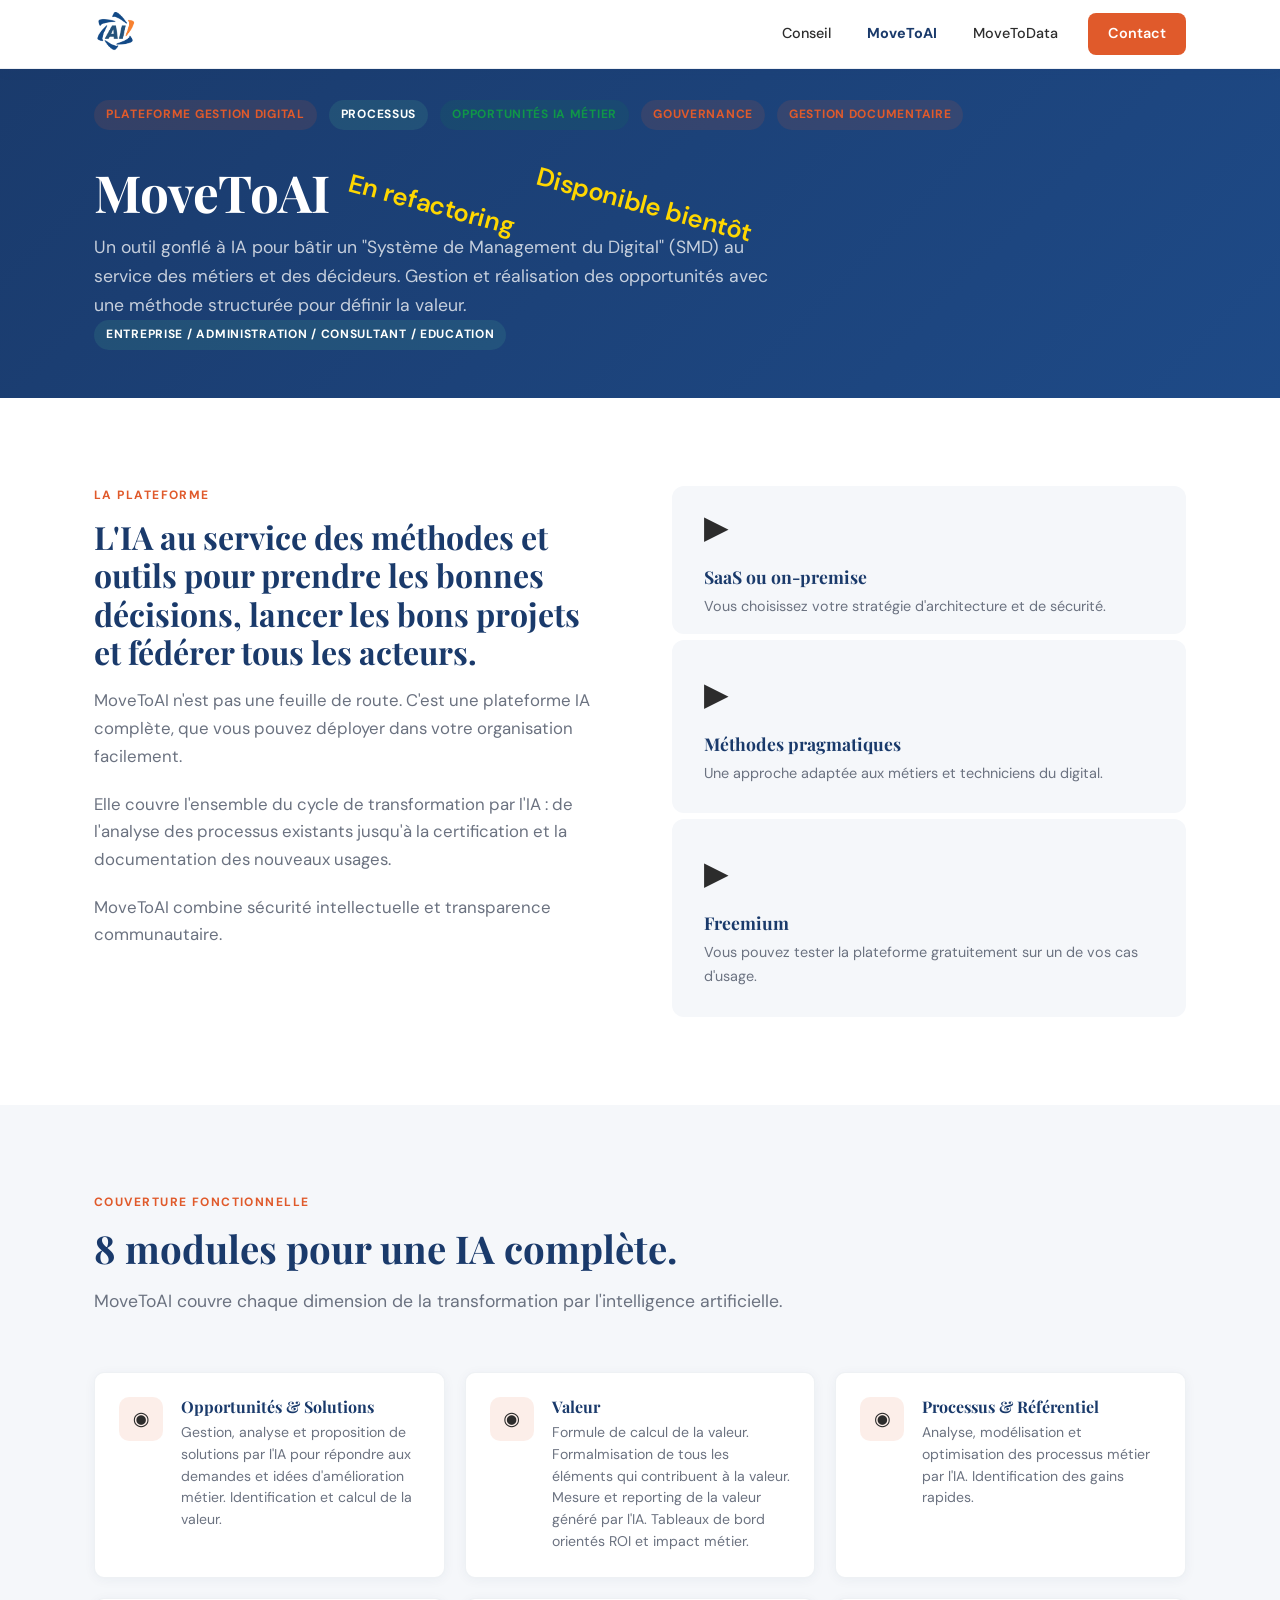
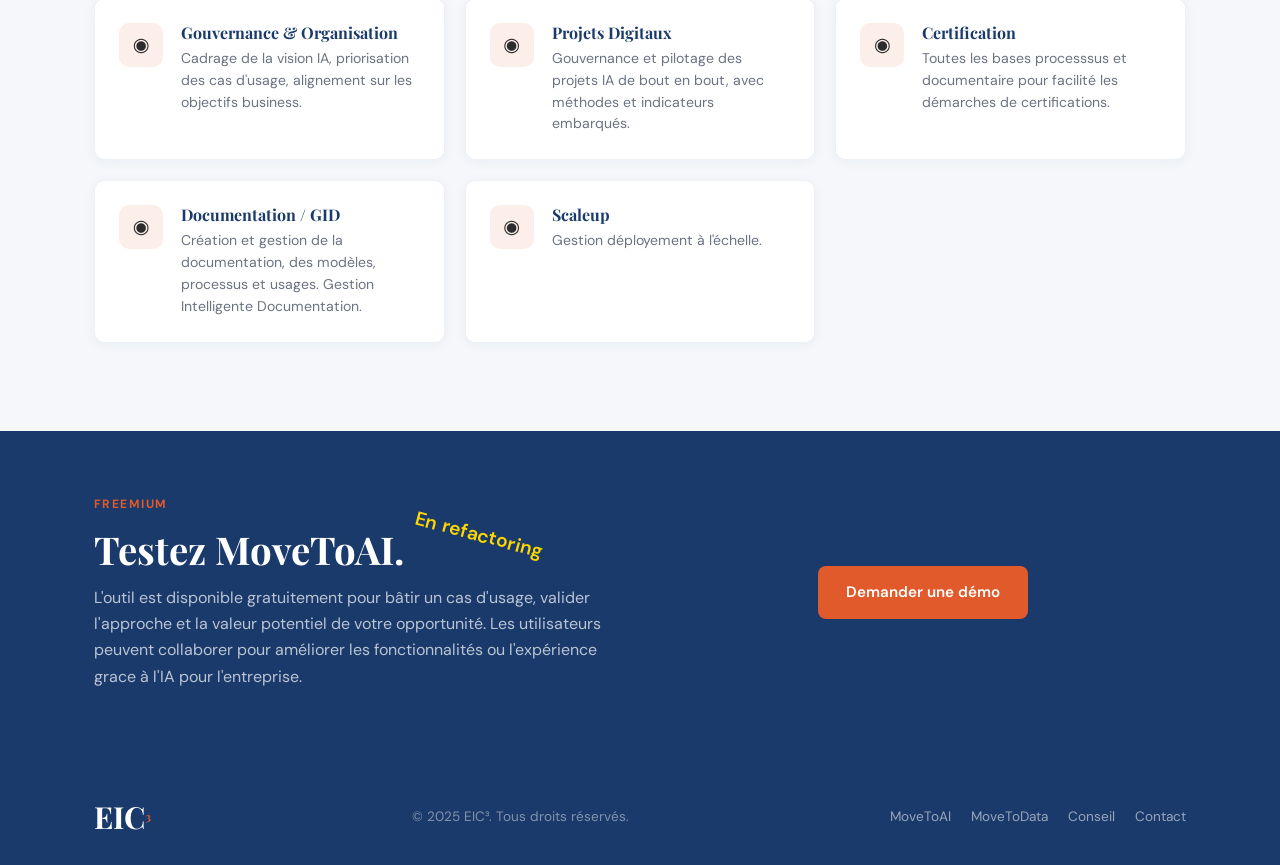
<file: movetoai.html>
<!DOCTYPE html>
<html lang="fr">
<head>
  <meta charset="UTF-8" />
  <meta name="viewport" content="width=device-width, initial-scale=1.0" />
  <title>MoveToAI — Plateforme IA | EIC³</title>
  <meta name="description" content="MoveToAI est une plateforme IA opérationnelle, brevetée et open source. Déployable immédiatement dans votre organisation." />
  <link rel="preconnect" href="https://fonts.googleapis.com" />
  <link rel="preconnect" href="https://fonts.gstatic.com" crossorigin />
  <link href="https://fonts.googleapis.com/css2?family=Playfair+Display:wght@600;700&family=DM+Sans:wght@400;500;600;700&display=swap" rel="stylesheet" />
  <link rel="icon" type="image/png" href="assets/favicon.png" />
  <link rel="stylesheet" href="style.css" />
</head>
<body>

  <!-- ── LIGNE 1 : Header (position: fixed) ────────────── -->
  <div class="g-row">
    <header class="header g-col" style="--g-w: 100">
      <div class="container header__inner">
        <a href="index.html" class="logo-wrap" aria-label="EIC³ accueil">
          <div class="logo">
            <img src="assets/logoMoveToAI.png" alt="EIC³" class="logo__img" />
          </div>
        </a>
        <button class="hamburger" aria-label="Menu">
          <span></span><span></span><span></span>
        </button>
        <nav class="nav" aria-label="Navigation principale">
          <a href="accompagnement.html" class="nav__link" data-page="accompagnement.html">Conseil</a>
          <a href="movetoai.html" class="nav__link" data-page="movetoai.html">MoveToAI</a>
          <a href="movetodata.html" class="nav__link" data-page="movetodata.html">MoveToData</a>
          <a href="contact.html" class="nav__link nav__cta" data-page="contact.html">Contact</a>
        </nav>
      </div>
    </header>
  </div>

  <!-- ── LIGNE 2 : Page Hero (1 col) ──────────────────── -->
  <section class="page-hero g-row">
    <div class="container g-col" style="--g-w: 100">
      <div class="badges">
        <span class="badge badge--orange">Plateforme Gestion Digital</span>
        <span class="badge badge--white">Processus</span>
        <span class="badge badge--green">Opportunités IA Métier</span>
        <span class="badge badge--orange">Gouvernance</span>
        <span class="badge badge--orange">Gestion Documentaire</span>
      </div>
      <h1 class="page-hero__title" style="display:inline-flex; align-items:baseline; gap:16px; flex-wrap:wrap;">
        MoveToAI
        <span style="color:#FFD700; font-size:0.5em; font-family:var(--font-body); font-weight:600; transform:rotate(15deg); display:inline-block; white-space:nowrap; vertical-align:top; margin-top:-0.2em;">En refactoring</span>
        <span style="color:#FFD700; font-size:0.5em; font-family:var(--font-body); font-weight:600; transform:rotate(15deg); display:inline-block; white-space:nowrap; vertical-align:top; margin-top:-0.2em;">Disponible bientôt</span>
      
      </h1>
      <p class="page-hero__lead">
        Un outil gonflé à IA pour bâtir un "Système de Management du Digital" (SMD) 
        au service des métiers et des décideurs.
        Gestion et réalisation des opportunités avec une méthode structurée pour 
        définir la valeur.
      </p>
      
      <span class="badge badge--white">Entreprise / Administration / Consultant / Education</span>
            
    </div>
  </section>

  <!-- ── LIGNE 3 : Pitch — 2 colonnes ─────────────────── -->
  <section class="section">
    <div class="container">
      <div class="two-col g-row" style="--g-align: start">
        <div class="g-col" style="--g-w: 50">
          <p class="section-label">La plateforme</p>
          <h4 class="section-title">L'IA au service des méthodes et outils 
            pour prendre les bonnes décisions, 
            lancer les bons projets 
            et fédérer tous les acteurs.</h2>
          <p style="color:var(--color-muted); font-size:1.05rem; margin-bottom:20px;">
            MoveToAI n'est pas une feuille de route. C'est une plateforme IA
            complète, que vous pouvez déployer dans votre organisation facilement.
          </p>
          <p style="color:var(--color-muted); font-size:1.05rem; margin-bottom:20px;">
            Elle couvre l'ensemble du cycle de transformation par l'IA :
            de l'analyse des processus existants jusqu'à la certification
            et la documentation des nouveaux usages.
          </p>
          <p style="color:var(--color-muted); font-size:1.05rem;">
            MoveToAI combine sécurité intellectuelle et transparence communautaire.
          </p>
        </div>
        <div class="g-col" style="--g-w: 50; display:flex; flex-direction:column; gap:6px;">
          <div style="background:var(--color-light); border-radius:12px; padding:15px 32px;">
            <div style="font-size:2rem; margin-bottom:12px;">▶</div>
            <h3 style="font-family:var(--font-heading); color:var(--color-navy); font-size:1.1rem; margin-bottom:8px;">SaaS ou on-premise</h3>
            <p style="color:var(--color-muted); font-size:0.9rem;">Vous choisissez votre stratégie d'architecture et de sécurité.</p>
          </div>
          <div style="background:var(--color-light); border-radius:12px; padding:28px 32px;">
            <div style="font-size:2rem; margin-bottom:12px;">▶</div>
            <h3 style="font-family:var(--font-heading); color:var(--color-navy); font-size:1.1rem; margin-bottom:8px;">Méthodes pragmatiques</h3>
            <p style="color:var(--color-muted); font-size:0.9rem;">Une approche adaptée aux métiers et techniciens du digital.</p>
          </div>
          <div style="background:var(--color-light); border-radius:12px; padding:28px 32px;">
            <div style="font-size:2rem; margin-bottom:12px;">▶</div>
            <h3 style="font-family:var(--font-heading); color:var(--color-navy); font-size:1.1rem; margin-bottom:8px;">Freemium</h3>
            <p style="color:var(--color-muted); font-size:0.9rem;">Vous pouvez tester la plateforme gratuitement sur un de vos cas d'usage.</p>
          </div>
        </div>
      </div>
    </div>
  </section>

  <!-- ── LIGNE 4 : Intro modules (1 col) ───────────────── -->
  <section class="section section--light">
    <div class="container">
      <div class="g-row">
        <div class="g-col" style="--g-w: 100">
          <p class="section-label">Couverture fonctionnelle</p>
          <h2 class="section-title">8 modules pour une IA complète.</h2>
          <p class="section-lead">
            MoveToAI couvre chaque dimension de la transformation par l'intelligence artificielle.
          </p>
        </div>
      </div>

      <!-- ── LIGNE 5 : Feature list (1 col, grille CSS interne) ── -->
      <div class="g-row">
        <div class="feature-list g-col" style="--g-w: 100">

          <div class="feature">
            <div class="feature__icon">◉</div>
            <div class="feature__body">
              <h4>Opportunités & Solutions</h4>
              <p>Gestion, analyse et proposition de solutions par l'IA 
                pour répondre aux demandes et idées d'amélioration métier. 
                Identification et calcul de la valeur.</p>
            </div>
          </div>
          
           <div class="feature">
            <div class="feature__icon">◉</div>
            <div class="feature__body">
              <h4>Valeur</h4>
              <p>Formule de calcul de la valeur. Formalmisation de tous les éléments qui contribuent à la valeur.
                Mesure et reporting de la valeur généré par l'IA. 
                Tableaux de bord orientés ROI et impact métier.</p>
            </div>
          </div>


          <div class="feature">
            <div class="feature__icon">◉</div>
            <div class="feature__body">
              <h4>Processus & Référentiel</h4>
              <p>Analyse, modélisation et optimisation des processus métier par l'IA. 
                Identification des gains rapides.</p>
            </div>
          </div>

          <div class="feature">
            <div class="feature__icon">◉</div>
            <div class="feature__body">
              <h4>Gouvernance & Organisation</h4>
              <p>Cadrage de la vision IA, priorisation des cas d'usage, 
                alignement sur les objectifs business.</p>
            </div>
          </div>

          <div class="feature">
            <div class="feature__icon">◉</div>
            <div class="feature__body">
              <h4>Projets Digitaux</h4>
              <p>Gouvernance et pilotage des projets IA de bout en bout, 
                avec méthodes et indicateurs embarqués.</p>
            </div>
          </div>

          <div class="feature">
            <div class="feature__icon">◉</div>
            <div class="feature__body">
              <h4>Certification</h4>
              <p>Toutes les bases processsus et documentaire pour facilité les démarches de certifications.</p>
            </div>
          </div>

          <div class="feature">
            <div class="feature__icon">◉</div>
            <div class="feature__body">
              <h4>Documentation / GID</h4>
              <p>Création et gestion de la documentation, des modèles, processus et usages.
                Gestion Intelligente Documentation.
              </p>
            </div>
          </div>

          <div class="feature">
            <div class="feature__icon">◉</div>
            <div class="feature__body">
              <h4>Scaleup</h4>
              <p>Gestion déployement à l'échelle.</p>
            </div>
          </div>

        </div>
      </div>
    </div>
  </section>

  <!-- ── LIGNE 6 : Open Source band — 2 colonnes ───────── -->
  <div class="oss-band">
    <div class="container">
      <div class="oss-band__inner g-row" style="--g-align: center">
        <div class="g-col" style="--g-w: 65">
          <p class="section-label" style="color:var(--color-orange);">Freemium</p>
          <h2>Testez MoveToAI.
          <span style="color:#FFD700; font-size:0.5em; font-family:var(--font-body); font-weight:600; transform:rotate(15deg); display:inline-block; white-space:nowrap; vertical-align:top; margin-top:-0.2em;">En refactoring</span>
          </h2>
          <p>
            L'outil est disponible gratuitement pour bâtir un cas d'usage, valider l'approche et 
            la valeur potentiel de votre opportunité.
            Les utilisateurs peuvent collaborer pour améliorer 
            les fonctionnalités ou l'expérience grace à l'IA pour l'entreprise.
          </p>
        </div>
        <div class="oss-band__actions g-col" style="--g-w: 35">
          <a href="contact.html?pilier=movetoai" class="btn btn--primary">Demander une démo</a>
        </div>
      </div>
    </div>
  </div>


  <!-- ── LIGNE 7 : Footer (1 col) ──────────────────────── -->
  <div class="g-row">
    <footer class="footer g-col" style="--g-w: 100">
      <div class="container footer__inner">
        <div class="logo footer__logo">
          <span class="logo__eic">EIC</span><span class="logo__cube">³</span>
        </div>
        <p class="footer__copy">© 2025 EIC³. Tous droits réservés.</p>
        <div class="footer__links">
          <a href="movetoai.html">MoveToAI</a>
          <a href="movetodata.html">MoveToData</a>
          <a href="accompagnement.html">Conseil</a>
          <a href="contact.html">Contact</a>
        </div>
      </div>
    </footer>
  </div>

  <script src="assets/js/main.js"></script>

  <!-- ── DEV MODE (Ctrl+Shift+D) ───────────────────────── -->
  <script>
  (function () {
    var devMode  = false;
    var modified = [];

    function getEffectiveBg(el) {
      var node = el;
      while (node && node !== document.documentElement) {
        var bg = getComputedStyle(node).backgroundColor;
        if (bg && bg !== 'rgba(0, 0, 0, 0)' && bg !== 'transparent') return bg;
        node = node.parentElement;
      }
      return 'rgb(255,255,255)';
    }
    function luminance(bg) {
      var m = bg.match(/\d+/g);
      if (!m) return 1;
      var f = function(c) { c /= 255; return c <= 0.03928 ? c / 12.92 : Math.pow((c + 0.055) / 1.055, 2.4); };
      return 0.2126 * f(+m[0]) + 0.7152 * f(+m[1]) + 0.0722 * f(+m[2]);
    }
    function nearestGRow(el) {
      var node = el.parentElement;
      while (node) {
        if (node.classList && node.classList.contains('g-row')) return node;
        node = node.parentElement;
      }
      return null;
    }

    function enable() {
      var pageName = (location.pathname.split('/').pop() || 'movetoai').replace(/\.html?$/i, '') || 'movetoai';
      var rowIndex = new Map();
      document.querySelectorAll('.g-row').forEach(function (row, i) { rowIndex.set(row, i + 1); });
      var cols = Array.from(document.querySelectorAll('.g-col')).map(function (el) {
        var rect  = el.getBoundingClientRect();
        var fixed = getComputedStyle(el).position === 'fixed';
        return { el: el, absTop: Math.round(rect.top + (fixed ? 0 : window.pageYOffset)),
                 absLeft: Math.round(rect.left + (fixed ? 0 : window.pageXOffset)), rowEl: nearestGRow(el) };
      });
      var byRow = new Map();
      cols.forEach(function (col) {
        var key = col.rowEl;
        if (!byRow.has(key)) byRow.set(key, []);
        byRow.get(key).push(col);
      });
      byRow.forEach(function (group, rowEl) {
        var ri = rowEl ? (rowIndex.get(rowEl) || 0) : 0;
        group.sort(function (a, b) { return a.absLeft - b.absLeft || a.absTop - b.absTop; });
        var single = group.length === 1;
        group.forEach(function (col, ci) { col.devName = pageName + '.' + ri + '.' + (single ? '0' : ci + 1); });
      });
      cols.forEach(function (col) {
        var el    = col.el;
        var color = luminance(getEffectiveBg(el)) > 0.35 ? '#000000' : '#ffffff';
        var oldPos = getComputedStyle(el).position;
        if (oldPos === 'static') el.style.position = 'relative';
        el.style.outline       = '2px solid ' + color;
        el.style.outlineOffset = '-1px';
        function mkLabel(text, extra) {
          var d = document.createElement('div');
          d.className = '__dev-overlay';
          d.textContent = text;
          d.style.cssText = 'position:absolute;z-index:99999;font:bold 10px/1.3 monospace;color:' + color +
            ';pointer-events:none;white-space:nowrap;background:transparent;' + extra;
          el.appendChild(d);
        }
        mkLabel('x:' + col.absLeft + '  y:' + col.absTop, 'top:2px;left:4px;');
        mkLabel(col.devName, 'top:16px;left:50%;transform:translateX(-50%);');
        modified.push({ el: el, oldPos: oldPos });
      });
      var ind = document.createElement('div');
      ind.id = '__dev-badge';
      ind.textContent = '⚙ DEV MODE  —  Ctrl+Shift+D pour quitter';
      ind.style.cssText = 'position:fixed;bottom:14px;right:14px;z-index:999999;background:#111;color:#fff;' +
        'font:12px/1 monospace;padding:7px 14px;border-radius:5px;pointer-events:none;box-shadow:0 2px 8px rgba(0,0,0,.4);';
      document.body.appendChild(ind);
      devMode = true;
    }

    function disable() {
      document.querySelectorAll('.__dev-overlay').forEach(function (d) { d.remove(); });
      var badge = document.getElementById('__dev-badge');
      if (badge) badge.remove();
      modified.forEach(function (item) {
        item.el.style.outline = ''; item.el.style.outlineOffset = '';
        if (item.oldPos === 'static') item.el.style.position = '';
      });
      modified = []; devMode = false;
    }

    document.addEventListener('keydown', function (e) {
      if (e.ctrlKey && e.shiftKey && (e.key === 'D' || e.key === 'd')) {
        e.preventDefault(); devMode ? disable() : enable();
      }
    });
  })();
  </script>
</body>
</html>
</file>
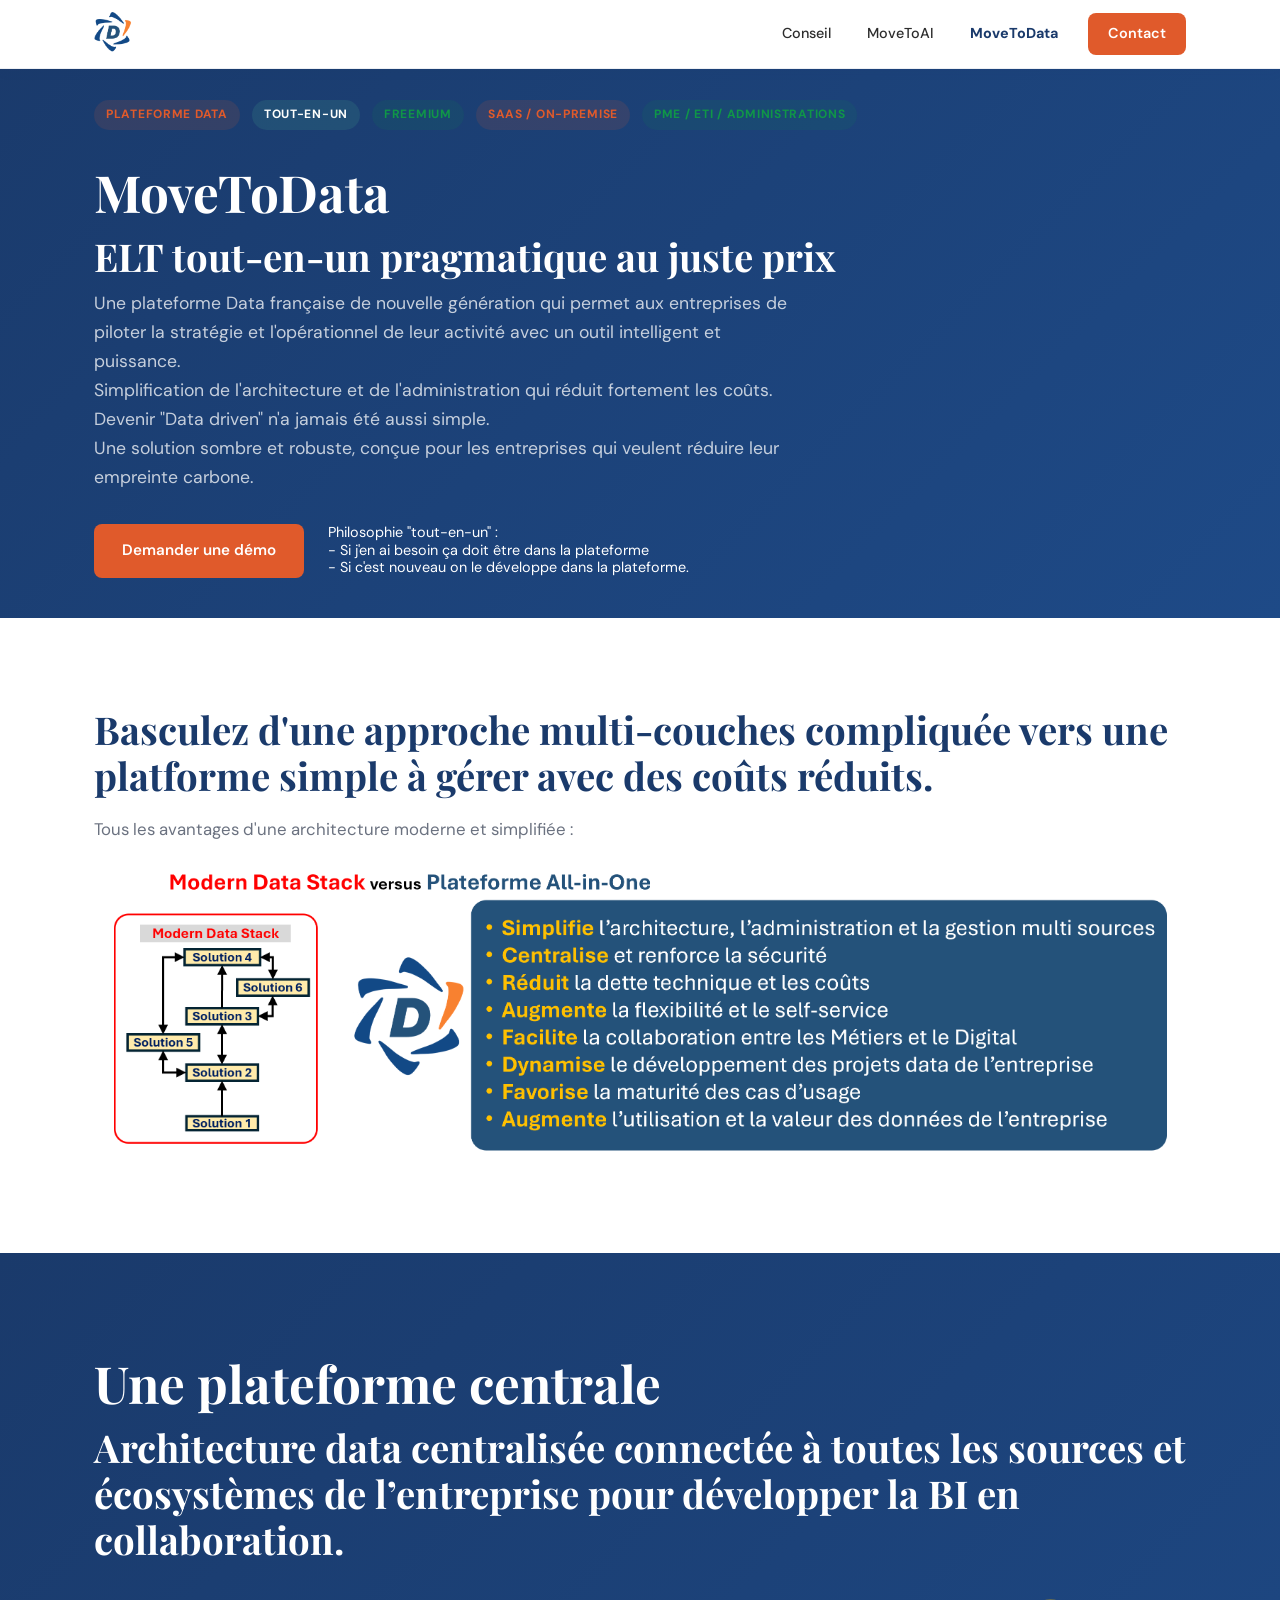
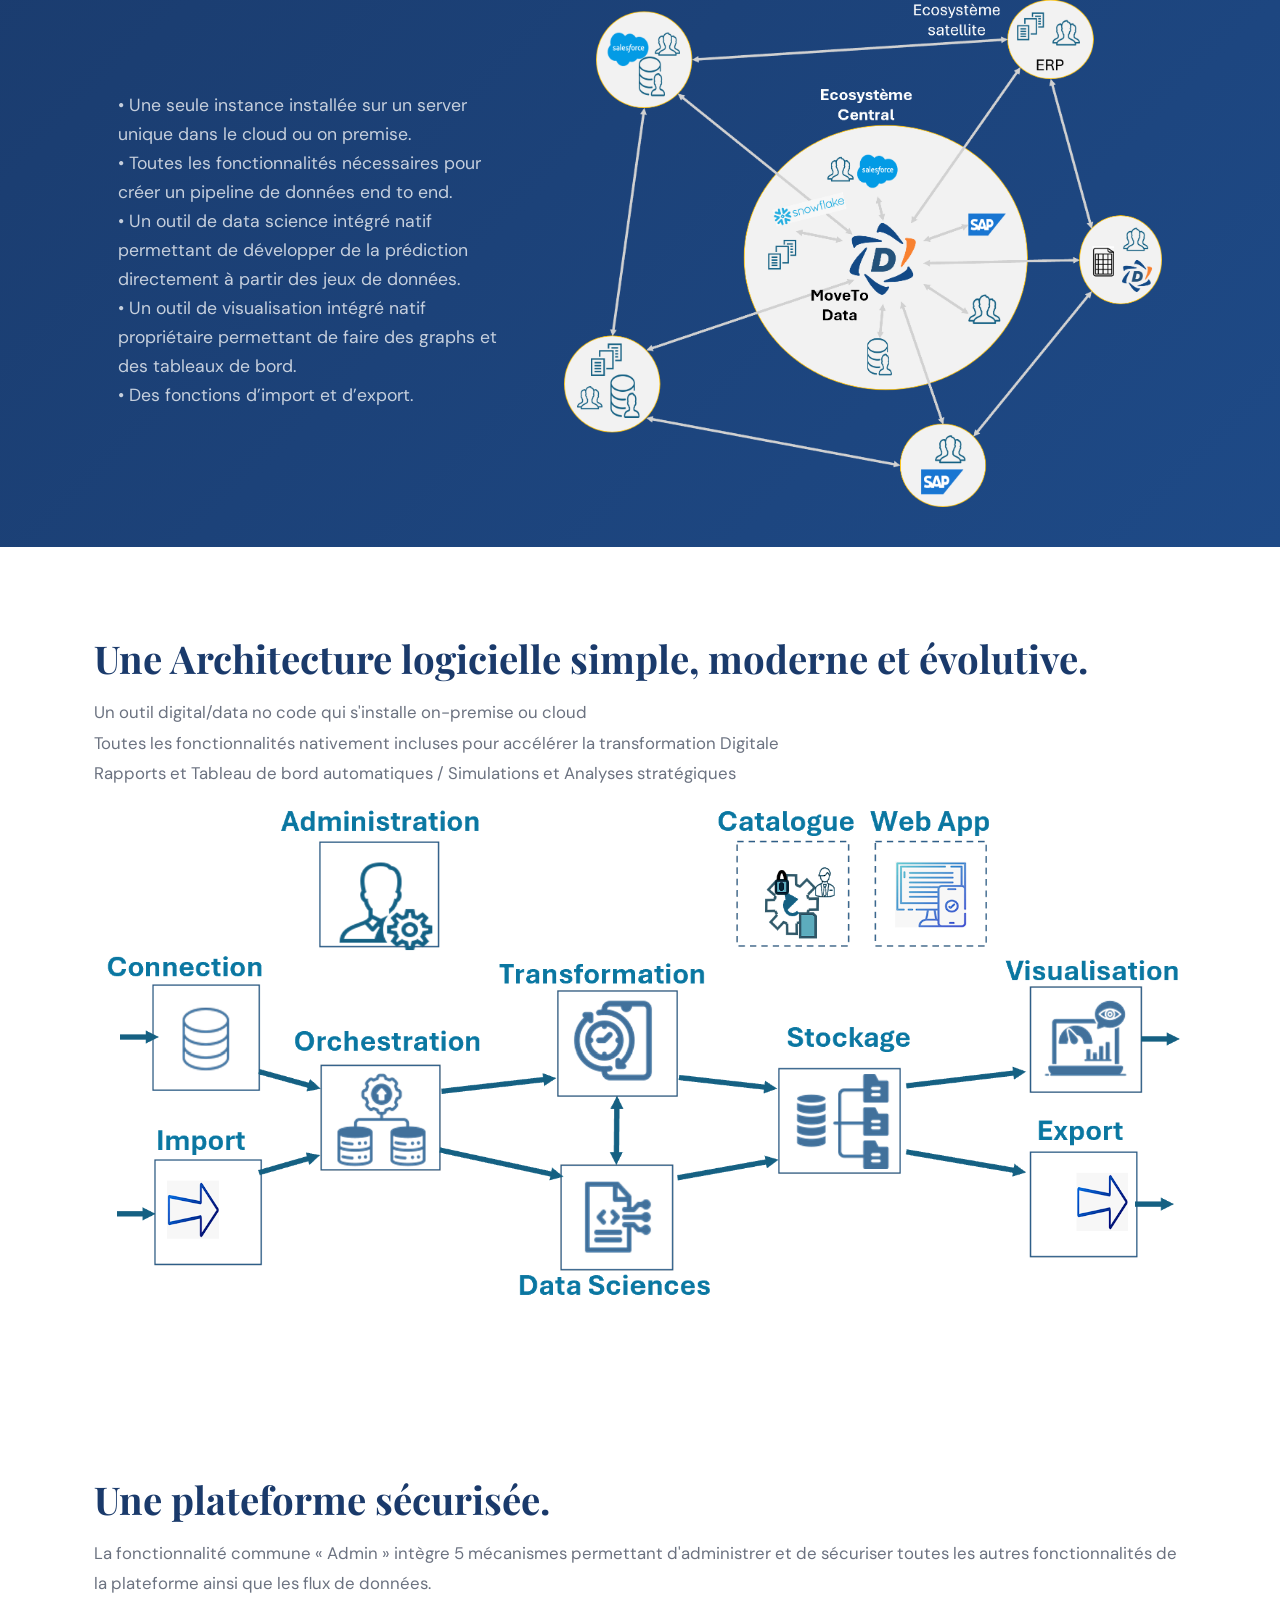
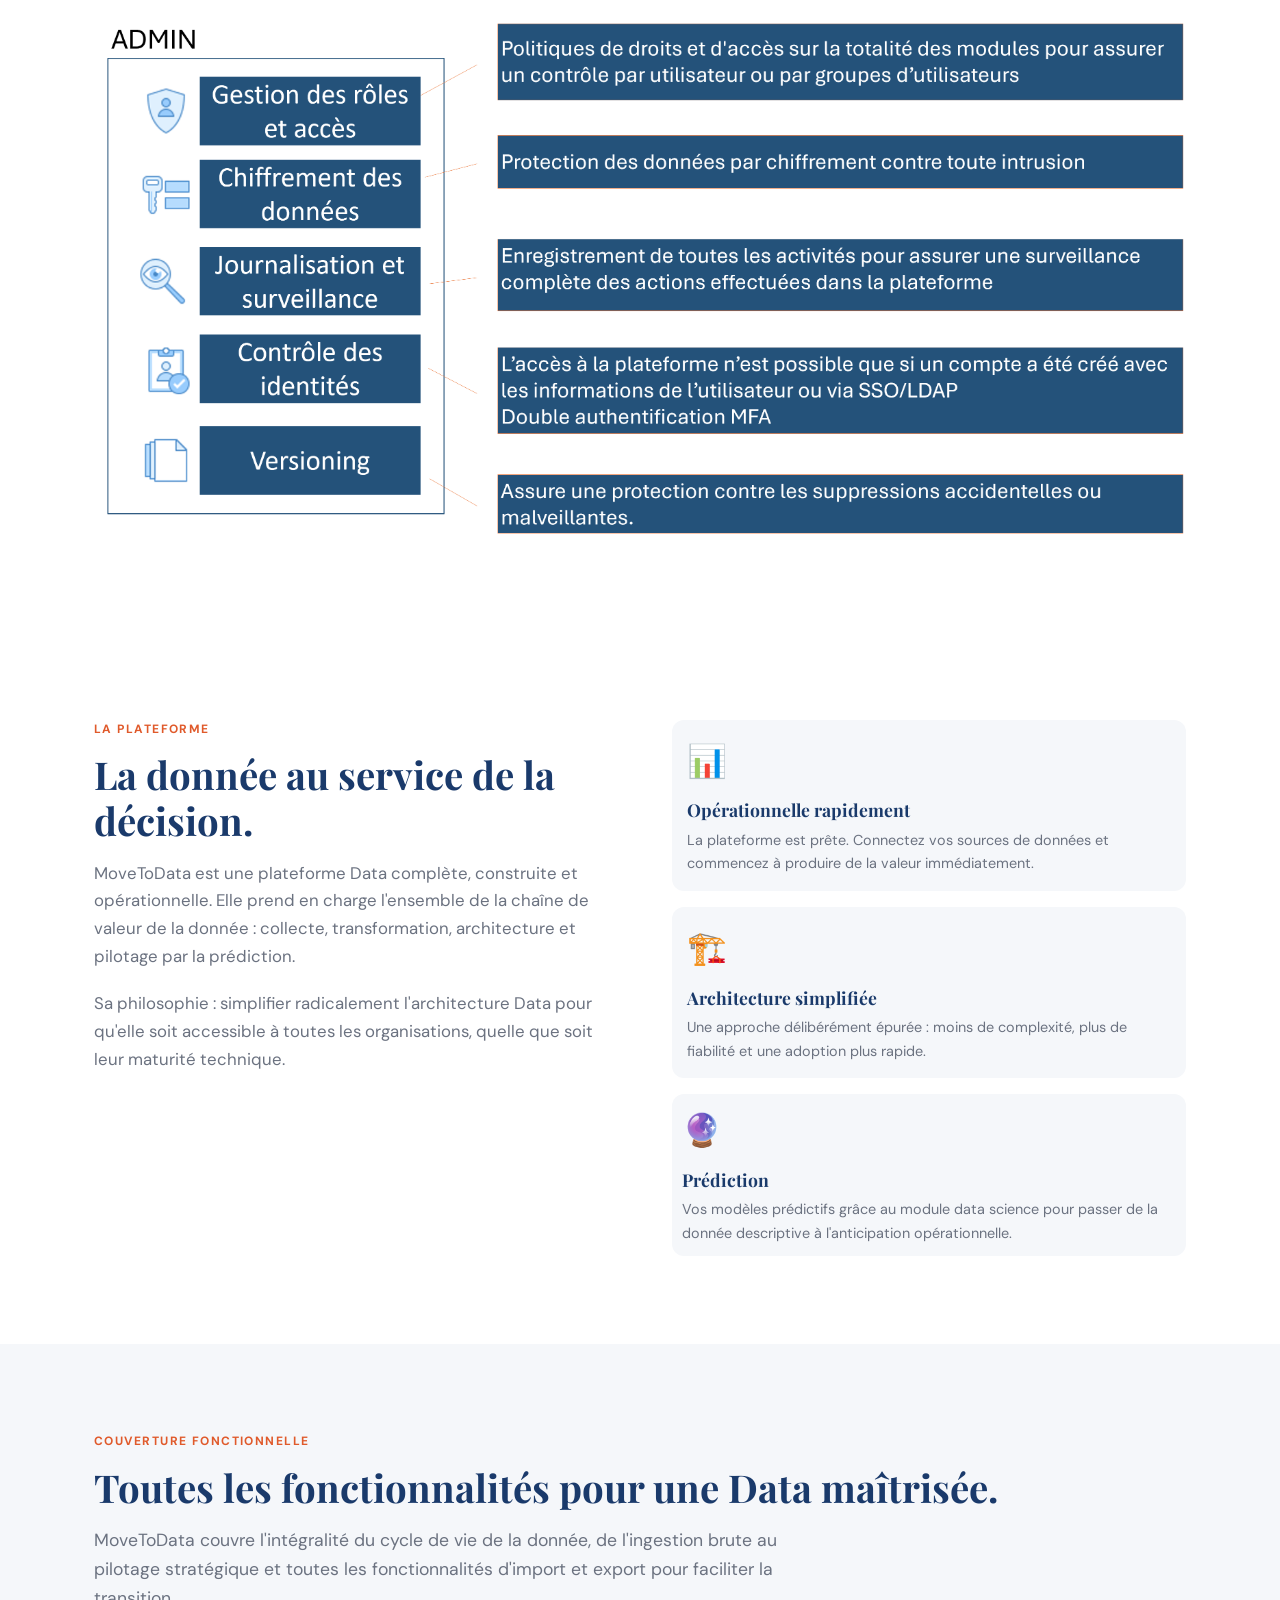
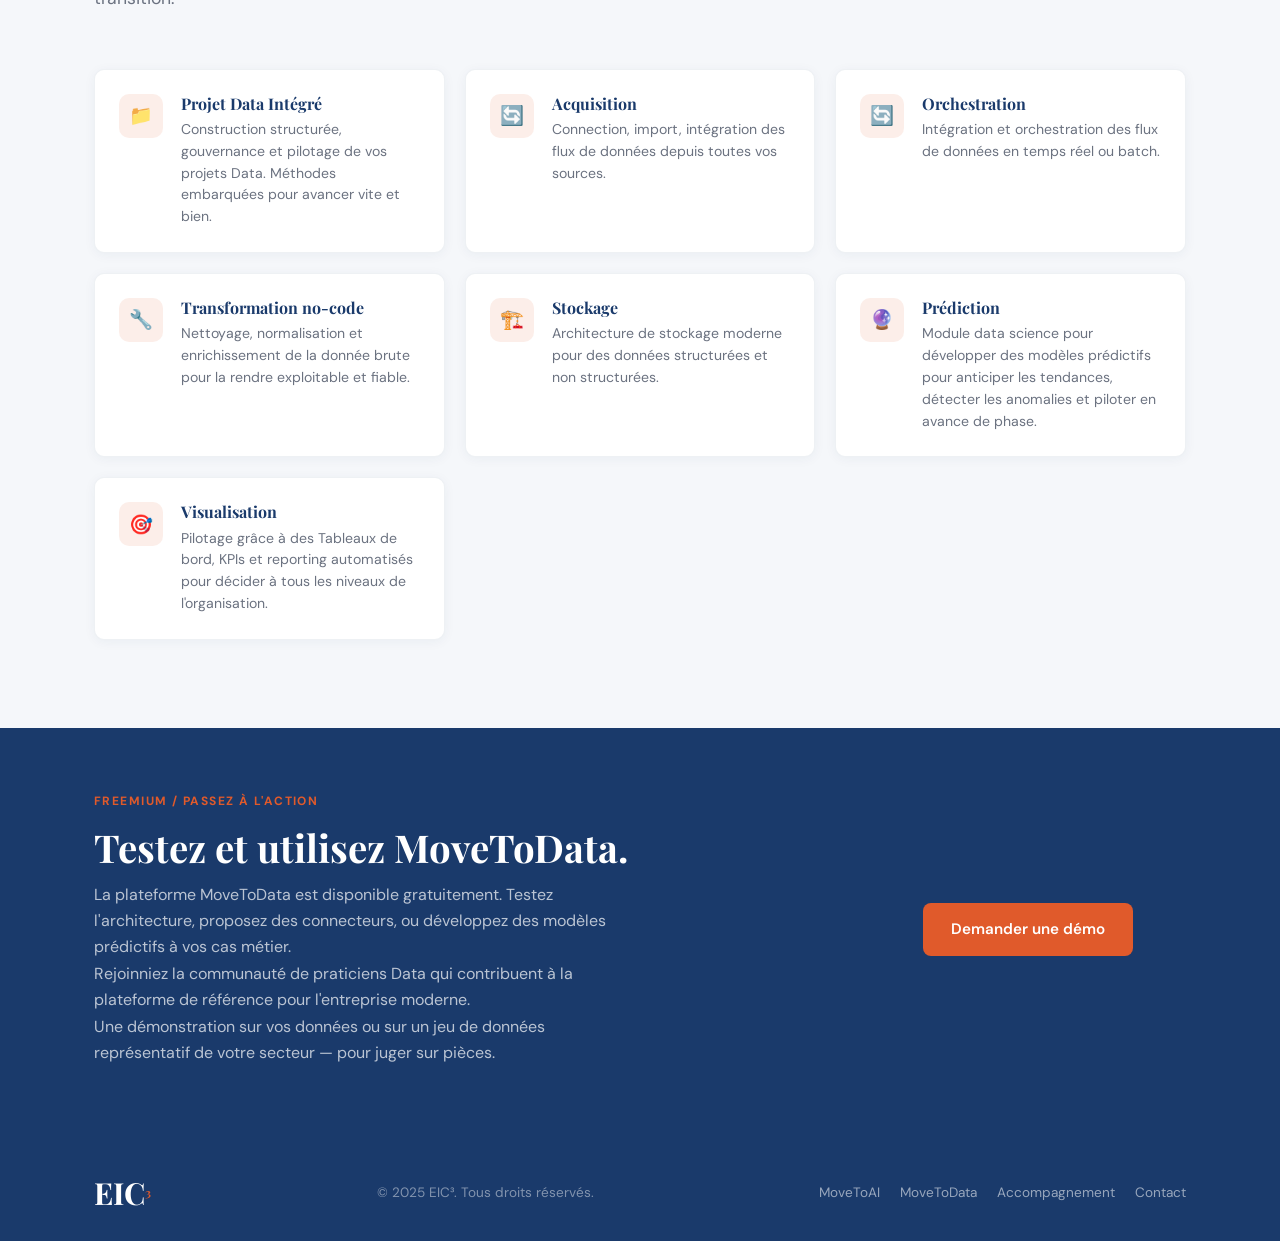
<file: movetodata.html>
<!DOCTYPE html>
<html lang="fr">
<head>
  <meta charset="UTF-8" />
  <meta name="viewport" content="width=device-width, initial-scale=1.0" />
  <title>MoveToData — Plateforme Data opérationnelle | EIC³</title>
  <meta name="description" content="MoveToData est une plateforme Data opérationnelle, brevetée et open source. Pipeline, architecture simplifiée, prédiction et pilotage par la donnée." />
  <link rel="preconnect" href="https://fonts.googleapis.com" />
  <link rel="preconnect" href="https://fonts.gstatic.com" crossorigin />
  <link href="https://fonts.googleapis.com/css2?family=Playfair+Display:wght@600;700&family=DM+Sans:wght@400;500;600;700&display=swap" rel="stylesheet" />
  <link rel="icon" type="image/png" href="assets/favicon.png" />
  <link rel="stylesheet" href="style.css" />
</head>
<body>

  <!-- ── LIGNE 1 : Header (position: fixed) ────────────── -->
  <div class="g-row">
    <header class="header g-col" style="--g-w: 100">
      <div class="container header__inner">
        <a href="index.html" class="logo-wrap" aria-label="EIC³ accueil">
          <div class="logo">
            <img src="assets/logoMoveToData.png" alt="EIC³" class="logo__img" />
          </div>
        </a>
        <button class="hamburger" aria-label="Menu">
          <span></span><span></span><span></span>
        </button>
        <nav class="nav" aria-label="Navigation principale">
          <a href="accompagnement.html" class="nav__link" data-page="accompagnement.html">Conseil</a>
          <a href="movetoai.html" class="nav__link" data-page="movetoai.html">MoveToAI</a>
          <a href="movetodata.html" class="nav__link" data-page="movetodata.html">MoveToData</a>
          <a href="contact.html" class="nav__link nav__cta" data-page="contact.html">Contact</a>
        </nav>
      </div>
    </header>
  </div>

  <!-- ── LIGNE 2 : Page Hero (1 col) ──────────────────── -->
  <section class="page-hero g-row" style="padding-bottom: 10">
    <div class="container g-col" style="--g-w: 100">
      <div class="badges">
        <span class="badge badge--orange">Plateforme Data</span>
        <span class="badge badge--white">Tout-en-Un</span>
        <span class="badge badge--green">Freemium</span>
        <span class="badge badge--orange">SaaS / On-Premise</span>
        <span class="badge badge--green">PME / ETI / Administrations</span>
      </div>
      <h1 class="page-hero__title">MoveToData </h1>
      <h2 class="page-hero__title">ELT tout-en-un pragmatique au juste prix</h2>
      <p class="page-hero__lead">
        Une plateforme Data française de nouvelle génération qui 
        permet aux entreprises de piloter la stratégie et l'opérationnel de leur activité
        avec un outil intelligent et puissance.<br>
        Simplification de l'architecture et de l'administration qui réduit fortement les coûts.<br>
        Devenir "Data driven" n'a jamais été aussi simple.<br>
        Une solution sombre et robuste, conçue pour les entreprises qui veulent réduire leur empreinte carbone.
      </p>
      <div class="btn-group mt-32" style="align-items: flex-start; flex-wrap: wrap; gap: 24px;">
        <a href="contact.html?pilier=movetodata" class="btn btn--primary">Demander une démo</a>
        <p style="color: #ffffff; font-size: 0.9rem; line-height: 1.2; margin: 0;">
          Philosophie "tout-en-un" :<br>
          - Si j'en ai besoin ça doit être dans la plateforme<br>
          - Si c'est nouveau on le développe dans la plateforme.
        </p>
      </div>
    </div>
  </section>

  <!-- ── LIGNE 3 : all in one (1 col) ───────── -->
  <section class="section g-row">
    <div class="container g-col" style="--g-w: 100">
      <h2 class="section-title">Basculez d'une approche multi-couches compliquée vers une platforme 
        simple à gérer avec des coûts réduits.</h2>
      <p style="color:var(--color-muted); font-size:1.05rem; line-height:1.8; margin-bottom:0;">
        Tous les avantages d'une architecture moderne et simplifiée :<br>
      </p>
      <img src="assets/Image versus V1.png" alt="M2data modules" style="width:100%; height:auto; display:block; margin-top:16px;" />
    </div>
  </section>

  <!-- ── LIGNE 4 : plateforme centrale (titres 100% + 2 col) ───────── -->
  <section class="page-hero g-row" style="padding-bottom: 10">
    <div class="container g-col" style="--g-w: 100">

      <h1 class="page-hero__title">Une plateforme centrale </h1>
      <h2 class="page-hero__title">Architecture data centralisée connectée à toutes les sources et
        écosystèmes de l’entreprise pour développer la BI en collaboration.
      </h2>

      <div class="g-row g-row--flex" style="--g-align: center; gap: 48px; margin-top: 32px;">
        <div class="g-col" style="--g-w: 40">
          <p class="page-hero__lead" style="margin:0;">
            • Une seule instance installée sur un server unique dans le cloud ou on premise.<br>
            • Toutes les fonctionnalités nécessaires pour créer un pipeline de données end to end.<br>
            • Un outil de data science intégré natif permettant de développer de la prédiction directement
            à partir des jeux de données.<br>
            • Un outil de visualisation intégré natif propriétaire permettant de faire des graphs et des
            tableaux de bord.<br>
            • Des fonctions d’import et d’export.
          </p>
        </div>
        <div class="g-col" style="--g-w: 60">
          <img src="assets/movetodata centrale grey.png" alt="MoveToData plateforme centrale" style="width:100%; height:auto; display:block;" />
        </div>
      </div>

    </div>
  </section>




  <!-- ── LIGNE 5 : Architecture Moderne (1 col) ───────── -->
  <section class="section g-row">
    <div class="container g-col" style="--g-w: 100">
      <h2 class="section-title">Une Architecture logicielle simple, moderne et évolutive.</h2>
      <p style="color:var(--color-muted); font-size:1.05rem; line-height:1.8; margin-bottom:0;">
        Un outil digital/data no code qui s'installe on-premise ou cloud<br>
        Toutes les fonctionnalités nativement incluses pour accélérer la transformation Digitale<br>
        Rapports et Tableau de bord automatiques / Simulations et Analyses stratégiques
      </p>
      <img src="assets/M2data modules V04.png" alt="M2data modules" style="width:100%; height:auto; display:block; margin-top:16px;" />
    </div>
  </section>

  <!-- ── LIGNE 6 : Plateforme Securisee (1 col) ───────── -->
  <section class="section g-row">
    <div class="container g-col" style="--g-w: 100">
      <h2 class="section-title">Une plateforme sécurisée.</h2>
      <p style="color:var(--color-muted); font-size:1.05rem; line-height:1.8; margin-bottom:0;">
        La fonctionnalité commune « Admin » intègre 5 mécanismes permettant d'administrer et de sécuriser 
        toutes les autres fonctionnalités de la plateforme ainsi que les flux de données.
      </p>
      <img src="assets/Movetodata Diag Securite.png" alt="M2data modules" style="width:100%; height:auto; display:block; margin-top:16px;" />
    </div>
  </section>

  <!-- ── LIGNE 7 : Pitch — 2 colonnes ─────────────────── -->
  <section class="section">
    <div class="container">
      <div class="two-col g-row" style="--g-align: start">
        <div class="g-col" style="--g-w: 50">
          <p class="section-label">La plateforme</p>
          <h2 class="section-title">La donnée au service de la décision.</h2>
          <p style="color:var(--color-muted); font-size:1.05rem; margin-bottom:20px;">
            MoveToData est une plateforme Data complète, construite et opérationnelle.
            Elle prend en charge l'ensemble de la chaîne de valeur de la donnée :
            collecte, transformation, architecture et pilotage par la prédiction.
          </p>
          <p style="color:var(--color-muted); font-size:1.05rem; margin-bottom:20px;">
            Sa philosophie : simplifier radicalement l'architecture Data
            pour qu'elle soit accessible à toutes les organisations,
            quelle que soit leur maturité technique.
          </p>
          
        </div>
        <div class="g-col" style="--g-w: 50; display:flex; flex-direction:column; gap:16px;">
          <div style="background:var(--color-light); border-radius:12px; padding:15px 15px;">
            <div style="font-size:2rem; margin-bottom:12px;">📊</div>
            <h3 style="font-family:var(--font-heading); color:var(--color-navy); font-size:1.1rem; margin-bottom:8px;">Opérationnelle rapidement</h3>
            <p style="color:var(--color-muted); font-size:0.9rem;">La plateforme est prête. Connectez vos sources de données et commencez à produire de la valeur immédiatement.</p>
          </div>
          <div style="background:var(--color-light); border-radius:12px; padding:15px 15px;">
            <div style="font-size:2rem; margin-bottom:12px;">🏗️</div>
            <h3 style="font-family:var(--font-heading); color:var(--color-navy); font-size:1.1rem; margin-bottom:8px;">Architecture simplifiée</h3>
            <p style="color:var(--color-muted); font-size:0.9rem;">Une approche délibérément épurée : moins de complexité, plus de fiabilité et une adoption plus rapide.</p>
          </div>
          <div style="background:var(--color-light); border-radius:12px; padding:10px 10px;">
            <div style="font-size:2rem; margin-bottom:12px;">🔮</div>
            <h3 style="font-family:var(--font-heading); color:var(--color-navy); font-size:1.1rem; margin-bottom:8px;">Prédiction</h3>
            <p style="color:var(--color-muted); font-size:0.9rem;">Vos modèles prédictifs grâce au module data science pour passer de la donnée descriptive à l'anticipation opérationnelle.</p>
          </div>
        </div>
      </div>
    </div>
  </section>

  <!-- ── LIGNE 8 : Intro modules (1 col) ───────────────── -->
  <section class="section section--light">
    <div class="container">
      <div class="g-row">
        <div class="g-col" style="--g-w: 100">
          <p class="section-label">Couverture fonctionnelle</p>
          <h2 class="section-title">Toutes les fonctionnalités pour une Data maîtrisée.</h2>
          <p class="section-lead">
            MoveToData couvre l'intégralité du cycle de vie de la donnée,
            de l'ingestion brute au pilotage stratégique et toutes les 
            fonctionnalités d'import et export pour faciliter la transition.
          </p>
        </div>
      </div>

      <!-- ── LIGNE 9 : Feature list (1 col, grille CSS interne) ── -->
      <div class="g-row">
        <div class="feature-list g-col" style="--g-w: 100">

          <div class="feature">
            <div class="feature__icon">📁</div>
            <div class="feature__body">
              <h4>Projet Data Intégré</h4>
              <p>Construction structurée, gouvernance et pilotage de vos projets Data. Méthodes embarquées pour avancer vite et bien.</p>
            </div>
          </div>

          <div class="feature">
            <div class="feature__icon">🔄</div>
            <div class="feature__body">
              <h4>Acquisition</h4>
              <p>Connection, import, intégration des flux de données depuis toutes vos sources.</p>
            </div>
          </div>
          <div class="feature">
            <div class="feature__icon">🔄</div>
            <div class="feature__body">
              <h4>Orchestration</h4>
              <p>Intégration et orchestration des flux de données en temps réel ou batch.</p>
            </div>
          </div>
          <div class="feature">
            <div class="feature__icon">🔧</div>
            <div class="feature__body">
              <h4>Transformation no-code</h4>
              <p>Nettoyage, normalisation et enrichissement de la donnée brute pour la rendre exploitable et fiable.</p>
            </div>
          </div>

          <div class="feature">
            <div class="feature__icon">🏗️</div>
            <div class="feature__body">
              <h4>Stockage</h4>
              <p>Architecture de stockage moderne pour des données structurées et non structurées.</p>
            </div>
          </div>

          <div class="feature">
            <div class="feature__icon">🔮</div>
            <div class="feature__body">
              <h4>Prédiction</h4>
              <p>Module data science pour développer des modèles prédictifs pour anticiper les tendances, détecter les anomalies et piloter en avance de phase.</p>
            </div>
          </div>

          <div class="feature">
            <div class="feature__icon">🎯</div>
            <div class="feature__body">
              <h4>Visualisation</h4>
              <p>Pilotage grâce à des Tableaux de bord, KPIs et reporting automatisés pour décider à tous les niveaux de l'organisation.</p>
            </div>
          </div>

        </div>
      </div>
    </div>
  </section>

  <!-- ── LIGNE 10 : Open Source band — 2 colonnes ───────── -->
  <div class="oss-band">
    <div class="container">
      <div class="oss-band__inner g-row" style="--g-align: center">
        <div class="g-col" style="--g-w: 75">
          <p class="section-label" style="color:var(--color-orange);">Freemium / Passez à l'action</p>
          <h2>Testez et utilisez MoveToData.</h2>
          <p>
            La plateforme MoveToData est disponible gratuitement.
            Testez l'architecture, proposez des connecteurs,
            ou développez des modèles prédictifs à vos cas métier.<br>
            Rejoinniez la communauté de praticiens Data qui contribuent à la plateforme
            de référence pour l'entreprise moderne.<br>
            Une démonstration sur vos données ou sur un jeu de données représentatif
          de votre secteur — pour juger sur pièces.
          </p>
        </div>
        <div class="oss-band__actions g-col" style="--g-w: 25">
          </a>
          <a href="contact.html?pilier=movetodata" class="btn btn--primary">Demander une démo</a>
        </div>
      </div>
    </div>
  </div>

  <!-- ── LIGNE 11 : Footer (1 col) ──────────────────────── -->
  <div class="g-row">
    <footer class="footer g-col" style="--g-w: 100">
      <div class="container footer__inner">
        <div class="logo footer__logo">
          <span class="logo__eic">EIC</span><span class="logo__cube">³</span>
        </div>
        <p class="footer__copy">© 2025 EIC³. Tous droits réservés.</p>
        <div class="footer__links">
          <a href="movetoai.html">MoveToAI</a>
          <a href="movetodata.html">MoveToData</a>
          <a href="accompagnement.html">Accompagnement</a>
          <a href="contact.html">Contact</a>
        </div>
      </div>
    </footer>
  </div>

  <script src="assets/js/main.js"></script>

  <!-- ── DEV MODE (Ctrl+Shift+D) ───────────────────────── -->
  <script>
  (function () {
    var devMode  = false;
    var modified = [];

    function getEffectiveBg(el) {
      var node = el;
      while (node && node !== document.documentElement) {
        var bg = getComputedStyle(node).backgroundColor;
        if (bg && bg !== 'rgba(0, 0, 0, 0)' && bg !== 'transparent') return bg;
        node = node.parentElement;
      }
      return 'rgb(255,255,255)';
    }
    function luminance(bg) {
      var m = bg.match(/\d+/g);
      if (!m) return 1;
      var f = function(c) { c /= 255; return c <= 0.03928 ? c / 12.92 : Math.pow((c + 0.055) / 1.055, 2.4); };
      return 0.2126 * f(+m[0]) + 0.7152 * f(+m[1]) + 0.0722 * f(+m[2]);
    }
    function nearestGRow(el) {
      var node = el.parentElement;
      while (node) {
        if (node.classList && node.classList.contains('g-row')) return node;
        node = node.parentElement;
      }
      return null;
    }

    function enable() {
      var pageName = (location.pathname.split('/').pop() || 'movetodata').replace(/\.html?$/i, '') || 'movetodata';
      var rowIndex = new Map();
      document.querySelectorAll('.g-row').forEach(function (row, i) { rowIndex.set(row, i + 1); });
      var cols = Array.from(document.querySelectorAll('.g-col')).map(function (el) {
        var rect  = el.getBoundingClientRect();
        var fixed = getComputedStyle(el).position === 'fixed';
        return { el: el, absTop: Math.round(rect.top + (fixed ? 0 : window.pageYOffset)),
                 absLeft: Math.round(rect.left + (fixed ? 0 : window.pageXOffset)), rowEl: nearestGRow(el) };
      });
      var byRow = new Map();
      cols.forEach(function (col) {
        var key = col.rowEl;
        if (!byRow.has(key)) byRow.set(key, []);
        byRow.get(key).push(col);
      });
      byRow.forEach(function (group, rowEl) {
        var ri = rowEl ? (rowIndex.get(rowEl) || 0) : 0;
        group.sort(function (a, b) { return a.absLeft - b.absLeft || a.absTop - b.absTop; });
        var single = group.length === 1;
        group.forEach(function (col, ci) { col.devName = pageName + '.' + ri + '.' + (single ? '0' : ci + 1); });
      });
      cols.forEach(function (col) {
        var el    = col.el;
        var color = luminance(getEffectiveBg(el)) > 0.35 ? '#000000' : '#ffffff';
        var oldPos = getComputedStyle(el).position;
        if (oldPos === 'static') el.style.position = 'relative';
        el.style.outline       = '2px solid ' + color;
        el.style.outlineOffset = '-1px';
        function mkLabel(text, extra) {
          var d = document.createElement('div');
          d.className = '__dev-overlay';
          d.textContent = text;
          d.style.cssText = 'position:absolute;z-index:99999;font:bold 10px/1.3 monospace;color:' + color +
            ';pointer-events:none;white-space:nowrap;background:transparent;' + extra;
          el.appendChild(d);
        }
        mkLabel('x:' + col.absLeft + '  y:' + col.absTop, 'top:2px;left:4px;');
        mkLabel(col.devName, 'top:16px;left:50%;transform:translateX(-50%);');
        modified.push({ el: el, oldPos: oldPos });
      });

      // Images
      var imgCounter = 0;
      document.querySelectorAll('img').forEach(function (img) {
        imgCounter++;
        var rect  = img.getBoundingClientRect();
        var color = luminance(getEffectiveBg(img)) > 0.35 ? '#000000' : '#ffffff';
        var wrapper = document.createElement('div');
        wrapper.className = '__dev-img-wrap';
        wrapper.style.cssText = 'position:relative;display:inline-block;width:100%;';
        img.parentNode.insertBefore(wrapper, img);
        wrapper.appendChild(img);
        img.style.outline       = '2px dashed ' + color;
        img.style.outlineOffset = '-1px';
        var label = document.createElement('div');
        label.className = '__dev-overlay';
        label.textContent = 'image.' + imgCounter;
        label.style.cssText = 'position:absolute;z-index:99999;font:bold 10px/1.3 monospace;color:' + color +
          ';pointer-events:none;white-space:nowrap;background:transparent;top:4px;left:50%;transform:translateX(-50%);';
        wrapper.appendChild(label);
        modified.push({ el: img, oldPos: null, imgWrapper: wrapper });
      });

      var ind = document.createElement('div');
      ind.id = '__dev-badge';
      ind.textContent = '⚙ DEV MODE  —  Ctrl+Shift+D pour quitter';
      ind.style.cssText = 'position:fixed;bottom:14px;right:14px;z-index:999999;background:#111;color:#fff;' +
        'font:12px/1 monospace;padding:7px 14px;border-radius:5px;pointer-events:none;box-shadow:0 2px 8px rgba(0,0,0,.4);';
      document.body.appendChild(ind);
      devMode = true;
    }

    function disable() {
      document.querySelectorAll('.__dev-overlay').forEach(function (d) { d.remove(); });
      var badge = document.getElementById('__dev-badge');
      if (badge) badge.remove();
      modified.forEach(function (item) {
        item.el.style.outline = ''; item.el.style.outlineOffset = '';
        if (item.imgWrapper) {
          item.imgWrapper.parentNode.insertBefore(item.el, item.imgWrapper);
          item.imgWrapper.remove();
        } else if (item.oldPos === 'static') {
          item.el.style.position = '';
        }
      });
      document.querySelectorAll('.__dev-img-wrap').forEach(function(w) { w.remove(); });
      modified = []; devMode = false;
    }

    document.addEventListener('keydown', function (e) {
      if (e.ctrlKey && e.shiftKey && (e.key === 'D' || e.key === 'd')) {
        e.preventDefault(); devMode ? disable() : enable();
      }
    });
  })();
  </script>
</body>
</html>
</file>
<file: style.css>
/* ===== VARIABLES ===== */
:root {
  --color-navy: #1A3A6B;
  --color-orange: #E05A2B;
  --color-white: #FFFFFF;
  --color-light: #F5F7FA;
  --color-text: #2C2C2C;
  --color-muted: #6B7280;
  --font-heading: 'Playfair Display', Georgia, serif;
  --font-body: 'DM Sans', system-ui, sans-serif;
  --radius: 8px;
  --shadow: 0 4px 24px rgba(26,58,107,0.08);
  --shadow-hover: 0 8px 40px rgba(26,58,107,0.14);
  --transition: 0.25s ease;
  --max-width: 1140px;
}

/* ===== RESET ===== */
*, *::before, *::after { box-sizing: border-box; margin: 0; padding: 0; }
html { scroll-behavior: smooth; }
body {
  font-family: var(--font-body);
  color: var(--color-text);
  background: var(--color-white);
  line-height: 1.65;
  font-size: 16px;
  opacity: 0;
  animation: fadeIn 0.5s ease forwards;
}
@keyframes fadeIn { to { opacity: 1; } }
img { max-width: 100%; display: block; }
a { color: inherit; text-decoration: none; }
ul { list-style: none; }

/* ===== TYPOGRAPHY ===== */
h1, h2, h3, h4 {
  font-family: var(--font-heading);
  color: var(--color-navy);
  line-height: 1.2;
}
h1 { font-size: clamp(2rem, 5vw, 3.2rem); }
h2 { font-size: clamp(1.6rem, 3.5vw, 2.4rem); }
h3 { font-size: clamp(1.15rem, 2vw, 1.5rem); }
h4 { font-size: clamp(1.4rem, 3vw, 2rem); }
p { color: var(--color-text); }

/* ===== LAYOUT ===== */
.container { max-width: var(--max-width); margin: 0 auto; padding: 0 24px; }
.section { padding: 88px 0; }
.section--light { background: var(--color-light); }
.section-label {
  font-family: var(--font-body);
  font-size: 0.75rem;
  font-weight: 700;
  letter-spacing: 0.12em;
  text-transform: uppercase;
  color: var(--color-orange);
  margin-bottom: 12px;
}
.section-title { margin-bottom: 16px; }
.section-lead {
  font-size: 1.1rem;
  color: var(--color-muted);
  max-width: 700px;
  margin-bottom: 56px;
}

/* ===== HEADER / NAV ===== */
.header {
  position: fixed;
  top: 0; left: 0; right: 0;
  z-index: 100;
  background: var(--color-white);
  border-bottom: 1px solid rgba(26,58,107,0.08);
  box-shadow: 0 2px 12px rgba(26,58,107,0.06);
}
.header__inner {
  display: flex;
  align-items: center;
  justify-content: space-between;
  height: 68px;
}
/* Logo */
.logo {
  display: flex;
  align-items: baseline;
  gap: 0;
  font-family: var(--font-heading);
  font-size: 1.9rem;
  font-weight: 700;
  line-height: 1;
  text-decoration: none;
}
.logo__eic { color: var(--color-navy); }
.logo__cube { color: var(--color-orange); font-size: 1.15rem; vertical-align: super; }
.logo__swoosh {
  display: block;
  width: 60px;
  height: 8px;
  margin-top: -2px;
  margin-left: 2px;
  background: var(--color-orange);
  border-radius: 0 0 50% 0;
  clip-path: polygon(0 60%, 45% 0%, 70% 40%, 100% 0%, 100% 100%, 0 100%);
  opacity: 0.85;
}
.logo-wrap { display: flex; flex-direction: column; }
.logo__img { display: block; height: 44px; width: auto; }

/* Nav */
.nav { display: flex; align-items: center; gap: 8px; }
.nav__link {
  font-size: 0.9rem;
  font-weight: 500;
  color: var(--color-text);
  padding: 8px 14px;
  border-radius: var(--radius);
  transition: color var(--transition), background var(--transition);
}
.nav__link:hover { color: var(--color-navy); background: var(--color-light); }
.nav__link.active { color: var(--color-navy); font-weight: 700; }
.nav__cta {
  margin-left: 8px;
  background: var(--color-orange);
  color: var(--color-white) !important;
  padding: 9px 20px !important;
  border-radius: var(--radius);
  font-weight: 600;
  transition: background var(--transition), transform var(--transition);
}
.nav__cta:hover { background: #c44d22; transform: translateY(-1px); }

/* Hamburger */
.hamburger {
  display: none;
  flex-direction: column;
  gap: 5px;
  cursor: pointer;
  padding: 6px;
  background: none;
  border: none;
}
.hamburger span {
  display: block;
  width: 24px; height: 2px;
  background: var(--color-navy);
  border-radius: 2px;
  transition: var(--transition);
}
.hamburger.open span:nth-child(1) { transform: translateY(7px) rotate(45deg); }
.hamburger.open span:nth-child(2) { opacity: 0; }
.hamburger.open span:nth-child(3) { transform: translateY(-7px) rotate(-45deg); }

/* ===== BUTTONS ===== */
.btn {
  display: inline-block;
  font-family: var(--font-body);
  font-weight: 600;
  font-size: 0.95rem;
  padding: 14px 28px;
  border-radius: var(--radius);
  cursor: pointer;
  border: none;
  transition: background var(--transition), transform var(--transition), box-shadow var(--transition);
  text-align: center;
}
.btn--primary {
  background: var(--color-orange);
  color: var(--color-white);
}
.btn--primary:hover { background: #c44d22; transform: translateY(-2px); box-shadow: 0 6px 20px rgba(224,90,43,0.3); }
.btn--outline {
  background: transparent;
  color: var(--color-navy);
  border: 2px solid var(--color-navy);
}
.btn--outline:hover { background: var(--color-navy); color: var(--color-white); transform: translateY(-2px); }
.btn--outline-white {
  background: transparent;
  color: var(--color-white);
  border: 2px solid var(--color-white);
}
.btn--outline-white:hover { background: var(--color-white); color: var(--color-navy); transform: translateY(-2px); }
.btn-group { display: flex; flex-wrap: wrap; gap: 14px; align-items: center; }

/* ===== BADGES ===== */
.badge {
  display: inline-block;
  font-size: 0.75rem;
  font-weight: 700;
  letter-spacing: 0.06em;
  text-transform: uppercase;
  padding: 5px 12px;
  border-radius: 100px;
  margin-right: 8px;
  margin-bottom: 8px;
}
.badge1 {
  display: inline-block;
  font-size: 0.75rem;
  font-weight: 700;
  letter-spacing: 0.06em;
  text-transform: uppercase;
  padding: 5px 12px;
  border-radius: 100px;
  margin-right: 8px;
  margin-bottom: 8px;
}
.badge--orange { background: rgba(224,90,43,0.12); color: var(--color-orange); }
.badge--navy { background: rgba(26,58,107,0.1); color: var(--color-navy); }
.badge--green { background: rgba(16,150,72,0.1); color: #109648; }
.badge--white { background: rgba(99, 236, 156, 0.1); color: #fefffd; }
.badges { margin-bottom: 24px; }

/* ===== HERO ===== */
.hero {
  padding-top: 140px;
  padding-bottom: 100px;
  background: linear-gradient(135deg, var(--color-navy) 0%, #1e4a87 60%, #15305a 100%);
  position: relative;
  overflow: hidden;
}
.hero::before {
  content: '';
  position: absolute;
  inset: 0;
  background: url("data:image/svg+xml,%3Csvg width='60' height='60' viewBox='0 0 60 60' xmlns='http://www.w3.org/2000/svg'%3E%3Cg fill='none' fill-rule='evenodd'%3E%3Cg fill='%23ffffff' fill-opacity='0.03'%3E%3Cpath d='M36 34v-4h-2v4h-4v2h4v4h2v-4h4v-2h-4zm0-30V0h-2v4h-4v2h4v4h2V6h4V4h-4zM6 34v-4H4v4H0v2h4v4h2v-4h4v-2H6zM6 4V0H4v4H0v2h4v4h2V6h4V4H6z'/%3E%3C/g%3E%3C/g%3E%3C/svg%3E");
}
.hero__label {
  font-size: 0.8rem;
  font-weight: 700;
  letter-spacing: 0.14em;
  text-transform: uppercase;
  color: var(--color-orange);
  margin-bottom: 16px;
}
.hero__pretitle {
  color: var(--color-white);
  font-family: var(--font-heading);
  font-weight: 700;
  font-size: clamp(1.5rem, 2.4vw, 1.9rem);
  line-height: 1.35;
  text-align: center;
}
.hero__pretitle1 {
  color: var(--color-white);
  font-family: var(--font-heading);
  font-weight: 700;
  font-size: clamp(1.3rem, 2.4vw, 1.9rem);
  line-height: 1.35;
  text-align: center;
}
.hero__label1 {
  font-size: 0.8rem;
  font-weight: 700;
  letter-spacing: 0.14em;
  text-transform: uppercase;
  color: var(--color-white);
  margin-bottom: 16px;
}
.hero__title {
  color: var(--color-white);
  margin-bottom: 24px;
  max-width: 900px;
}
.hero__title2 {
  color: var(--color-white);
  margin-bottom: 24px;
  max-width: 900px;
}
.hero__title span { color: var(--color-orange); }
.hero__lead {
  font-size: 1.15rem;
  color: rgba(255,255,255,0.78);
  max-width: 700px;
  margin-bottom: 40px;
}
.hero__scroll {
  position: absolute;
  bottom: 32px;
  left: 50%;
  transform: translateX(-50%);
  display: flex;
  flex-direction: column;
  align-items: center;
  gap: 8px;
  color: rgba(255,255,255,0.4);
  font-size: 0.75rem;
  letter-spacing: 0.1em;
  text-transform: uppercase;
}
.hero__scroll::after {
  content: '';
  width: 1px;
  height: 32px;
  background: rgba(255,255,255,0.25);
  animation: scrollPulse 1.8s ease-in-out infinite;
}
@keyframes scrollPulse { 0%,100% { opacity: 0.3; } 50% { opacity: 1; } }

/* ===== PAGE HERO (inner pages) ===== */
.page-hero {
  padding-top: 100px;
  padding-bottom: 40px;
  background: linear-gradient(135deg, var(--color-navy) 0%, #1e4a87 100%);
}
.page-hero__title { color: var(--color-white); margin-bottom: 10px; }
.page-hero__lead { color: rgba(255,255,255,0.75); font-size: 1.1rem; max-width: 700px; }

/* ===== CARDS ===== */
.cards { display: grid; gap: 28px; }
.cards--3 { grid-template-columns: repeat(auto-fit, minmax(280px, 1fr)); }
.cards--2 { grid-template-columns: repeat(auto-fit, minmax(320px, 1fr)); }
.cards--4 { grid-template-columns: repeat(auto-fit, minmax(230px, 1fr)); }

.card {
  background: var(--color-white);
  border: 1px solid rgba(26,58,107,0.08);
  border-radius: 12px;
  padding: 36px 32px;
  box-shadow: var(--shadow);
  transition: box-shadow var(--transition), transform var(--transition), border-color var(--transition);
}
.card:hover { box-shadow: var(--shadow-hover); transform: translateY(-4px); border-color: rgba(224,90,43,0.2); }
.card__icon {
  width: 52px; height: 52px;
  background: rgba(26,58,107,0.07);
  border-radius: 12px;
  display: flex; align-items: center; justify-content: center;
  font-size: 1.5rem;
  margin-bottom: 20px;
}
.card__icon--orange { background: rgba(224,90,43,0.1); }
.card__title { font-family: var(--font-heading); font-size: 1.2rem; color: var(--color-navy); margin-bottom: 10px; }
.card__text { color: var(--color-muted); font-size: 0.95rem; line-height: 1.6; }
.card__link {
  display: inline-flex;
  align-items: center;
  gap: 6px;
  margin-top: 18px;
  font-weight: 600;
  font-size: 0.9rem;
  color: var(--color-orange);
  transition: gap var(--transition);
}
.card__link:hover { gap: 10px; }

/* Feature card (icon left) */
.feature-list { display: grid; gap: 20px; grid-template-columns: repeat(auto-fit, minmax(260px, 1fr)); }
.feature {
  display: flex;
  gap: 18px;
  padding: 24px;
  background: var(--color-white);
  border-radius: 10px;
  border: 1px solid rgba(26,58,107,0.07);
  box-shadow: 0 2px 12px rgba(26,58,107,0.05);
  transition: box-shadow var(--transition), transform var(--transition);
}
.feature:hover { box-shadow: var(--shadow); transform: translateY(-2px); }
.feature__icon {
  flex-shrink: 0;
  width: 44px; height: 44px;
  background: rgba(224,90,43,0.1);
  border-radius: 10px;
  display: flex; align-items: center; justify-content: center;
  font-size: 1.2rem;
}
.feature__body h4 { font-family: var(--font-heading); color: var(--color-navy); margin-bottom: 6px; font-size: 1rem; }
.feature__body p { font-size: 0.88rem; color: var(--color-muted); line-height: 1.55; }

/* ===== OPEN SOURCE BAND ===== */
.oss-band {
  background: var(--color-navy);
  padding: 64px 0;
}
.oss-band__inner { display: flex; align-items: var(--g-align, center); justify-content: space-between; gap: 40px; flex-wrap: wrap; }
.oss-band h2 { color: var(--color-white); margin-bottom: 12px; }
.oss-band p { color: rgba(255,255,255,0.7); max-width: 520px; }
.oss-band__actions { display: flex; gap: 14px; flex-wrap: wrap; flex-shrink: 0; }

/* ===== PATENT STRIP ===== */
.patent-strip {
  background: var(--color-light);
  padding: 48px 0;
}
.patent-strip__inner { display: flex; align-items: var(--g-align, center); gap: 32px; flex-wrap: wrap; }
.patent-strip__icon { font-size: 2.4rem; flex-shrink: 0; }
.patent-strip__text h3 { color: var(--color-navy); margin-bottom: 6px; }
.patent-strip__text p { color: var(--color-muted); font-size: 0.95rem; }

/* ===== CONTACT FORM ===== */
.form-grid { display: grid; grid-template-columns: 1fr 1fr; gap: 20px; }
.form-group { display: flex; flex-direction: column; gap: 6px; }
.form-group--full { grid-column: 1 / -1; }
label { font-size: 0.85rem; font-weight: 600; color: var(--color-navy); }
input, select, textarea {
  font-family: var(--font-body);
  font-size: 0.95rem;
  color: var(--color-text);
  background: var(--color-white);
  border: 1.5px solid rgba(26,58,107,0.18);
  border-radius: var(--radius);
  padding: 12px 16px;
  transition: border-color var(--transition), box-shadow var(--transition);
  outline: none;
  width: 100%;
}
input:focus, select:focus, textarea:focus {
  border-color: var(--color-navy);
  box-shadow: 0 0 0 3px rgba(26,58,107,0.1);
}
input.error, select.error, textarea.error { border-color: #e53e3e; }
.field-error { font-size: 0.8rem; color: #e53e3e; margin-top: 4px; display: none; }
textarea { resize: vertical; min-height: 140px; }
.form-success {
  display: none;
  background: rgba(16,150,72,0.08);
  border: 1px solid rgba(16,150,72,0.25);
  border-radius: var(--radius);
  padding: 20px 24px;
  color: #109648;
  font-weight: 600;
  margin-top: 20px;
  text-align: center;
}

/* Contact info */
.contact-info { display: flex; flex-direction: column; gap: 20px; }
.contact-item { display: flex; gap: 16px; align-items: flex-start; }
.contact-item__icon {
  width: 44px; height: 44px;
  background: rgba(224,90,43,0.1);
  border-radius: 10px;
  display: flex; align-items: center; justify-content: center;
  font-size: 1.1rem;
  flex-shrink: 0;
}
.contact-item__label { font-size: 0.8rem; font-weight: 700; text-transform: uppercase; letter-spacing: 0.08em; color: var(--color-muted); margin-bottom: 4px; }
.contact-item__value { font-size: 1rem; color: var(--color-navy); font-weight: 500; }

/* ===== TWO-COL LAYOUT ===== */
.two-col { display: grid; grid-template-columns: 1fr 1fr; gap: 64px; align-items: var(--g-align, start); }
.two-col--contact { gap: 80px; }

/* ===== STATS BAR ===== */
.stats { display: flex; flex-wrap: wrap; gap: 0; align-items: var(--g-align, stretch); }
.stat {
  flex: 1;
  min-width: 160px;
  padding: 32px 24px;
  border-right: 1px solid rgba(255,255,255,0.12);
  text-align: center;
}
.stat:last-child { border-right: none; }
.stat__num {
  font-family: var(--font-heading);
  font-size: 2.4rem;
  color: var(--color-white);
  display: block;
  line-height: 1;
  margin-bottom: 8px;
}
.stat__num span { color: var(--color-orange); }
.stat__label { font-size: 0.85rem; color: rgba(255,255,255,0.6); }
.stats-band { background: var(--color-navy); }

/* ===== DIVIDER ===== */
.divider { height: 1px; background: rgba(26,58,107,0.08); margin: 0; }

/* ===== FOOTER ===== */
.footer {
  background: var(--color-navy);
  padding: 48px 0 32px;
}
.footer__inner {
  display: flex;
  align-items: center;
  justify-content: space-between;
  flex-wrap: wrap;
  gap: 20px;
}
.footer__logo .logo__eic { color: var(--color-white); }
.footer__copy { font-size: 0.85rem; color: rgba(255,255,255,0.45); }
.footer__links { display: flex; gap: 20px; }
.footer__links a { font-size: 0.85rem; color: rgba(255,255,255,0.55); transition: color var(--transition); }
.footer__links a:hover { color: var(--color-orange); }

/* ===== GRID LAYOUT SYSTEM ===== */
.g-row { width: 100%; }

/* --g-w sur un g-col contrôle sa proportion de largeur (valeur sans unité).
   Fonctionne comme un % : --g-w:60 + --g-w:40 donne 60 % / 40 %.
   Sans valeur, flex:1 partage équitablement l'espace disponible. */
.g-col {
  min-width: 0;
  flex: var(--g-w, 1) 1 0%;
}

/* ── g-row--flex : conteneur flex autonome (hero à 2 cols, etc.) ── */
.g-row--flex {
  display: flex;
  flex-wrap: wrap;
  align-items: var(--g-align, center);
  gap: 48px;
  max-width: var(--max-width);
  margin: 0 auto;
  padding: 0 24px;
}
.g-row--flex > .g-col { min-width: 200px; }

/* ── Conversion grid → flex pour les g-row portant une classe CSS grid ──
   Seuls les éléments combinant .g-row + .cards/.two-col sont affectés.
   Les usages sans .g-row conservent leur comportement grid d'origine. */
.cards.g-row   { display: flex; flex-wrap: wrap; align-items: var(--g-align, stretch); }
.two-col.g-row { display: flex; flex-wrap: wrap; }
/* min-width responsive par variante (équivalent du minmax grid) */
.cards--3.g-row > .g-col { min-width: 280px; }
.cards--2.g-row > .g-col { min-width: 320px; }
.cards--4.g-row > .g-col { min-width: 230px; }
.two-col.g-row  > .g-col { min-width: 300px; }

/* Bande CTA (remplace l'inline style) */
.cta-band { background: var(--color-orange); padding: 72px 0; }

/* ===== UTILITY ===== */
.text-center { text-align: center; }
.text-center .section-lead { margin-left: auto; margin-right: auto; }
.mb-0 { margin-bottom: 0; }
.mt-8 { margin-top: 8px; }
.mt-16 { margin-top: 16px; }
.mt-32 { margin-top: 32px; }
.mt-48 { margin-top: 48px; }
.color-orange { color: var(--color-orange); }

/* ===== MOBILE NAV ===== */
@media (max-width: 640px) {
  .hamburger { display: flex; }
  .nav {
    display: none;
    flex-direction: column;
    position: absolute;
    top: 68px; left: 0; right: 0;
    background: var(--color-white);
    padding: 16px 24px 24px;
    border-bottom: 1px solid rgba(26,58,107,0.1);
    box-shadow: 0 8px 24px rgba(26,58,107,0.1);
    gap: 4px;
  }
  .nav.open { display: flex; }
  .nav__link { width: 100%; }
  .nav__cta { margin-left: 0; text-align: center; }
  .two-col { grid-template-columns: 1fr; gap: 40px; }
  .form-grid { grid-template-columns: 1fr; }
  .form-group--full { grid-column: 1; }
  .oss-band__inner { flex-direction: column; }
  .stats { flex-direction: column; }
  .stat { border-right: none; border-bottom: 1px solid rgba(255,255,255,0.1); }
  .stat:last-child { border-bottom: none; }
  .footer__inner { flex-direction: column; text-align: center; }
  .footer__links { justify-content: center; }
}

@media (max-width: 480px) {
  .section { padding: 64px 0; }
  .btn { padding: 12px 22px; font-size: 0.9rem; }
  .card { padding: 28px 22px; }
}
</file>
